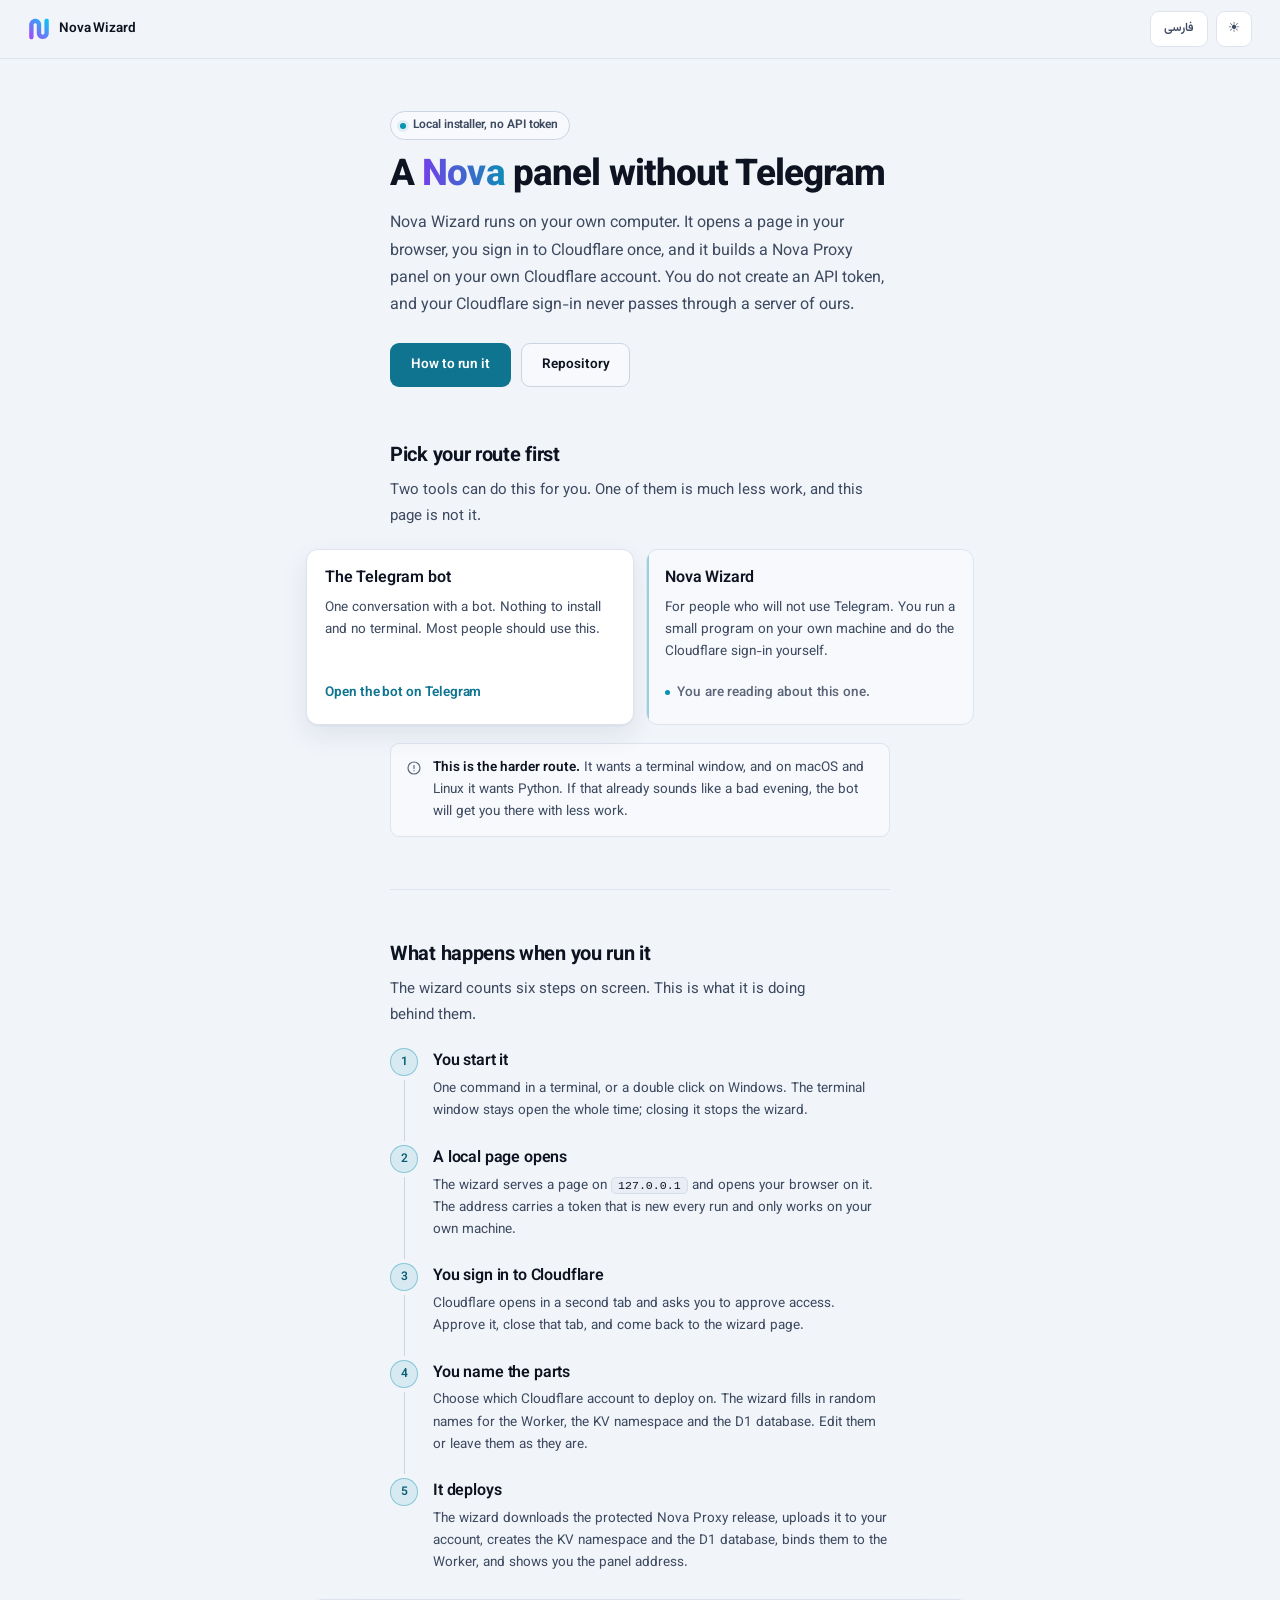
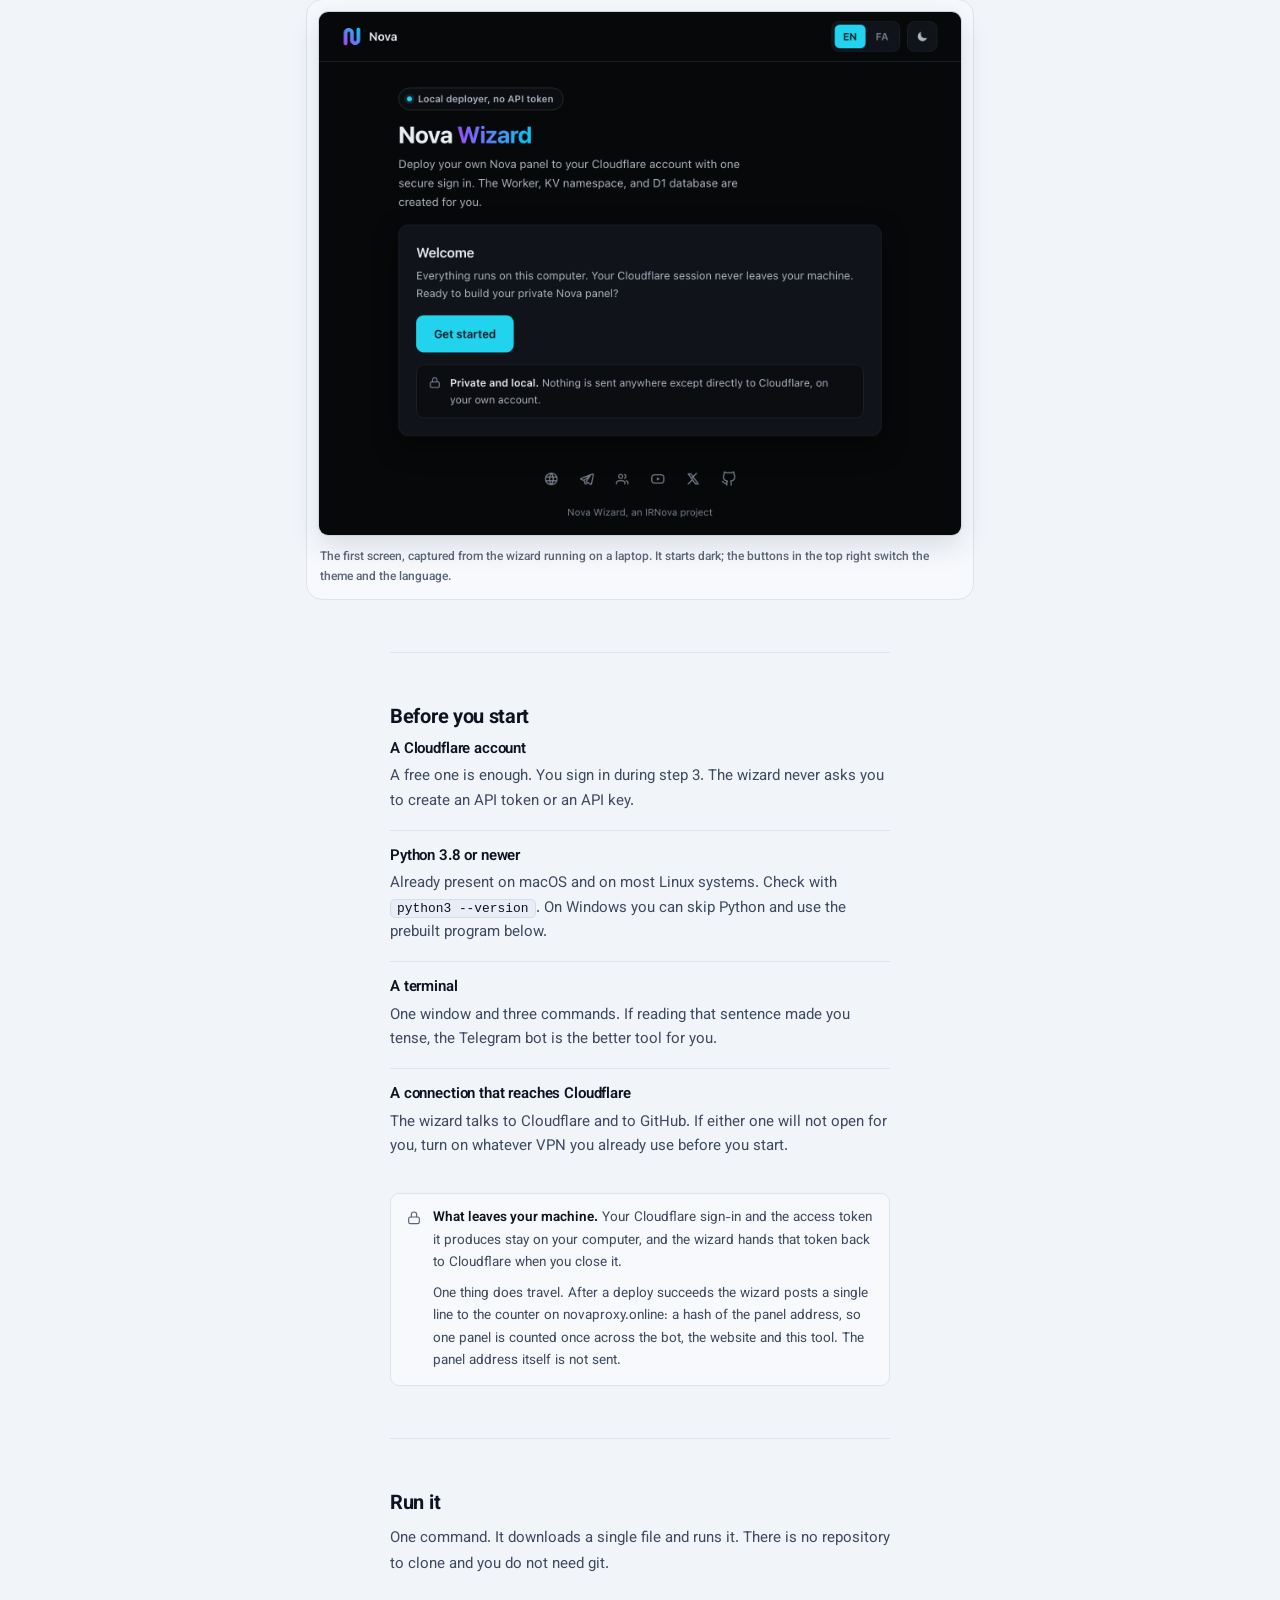
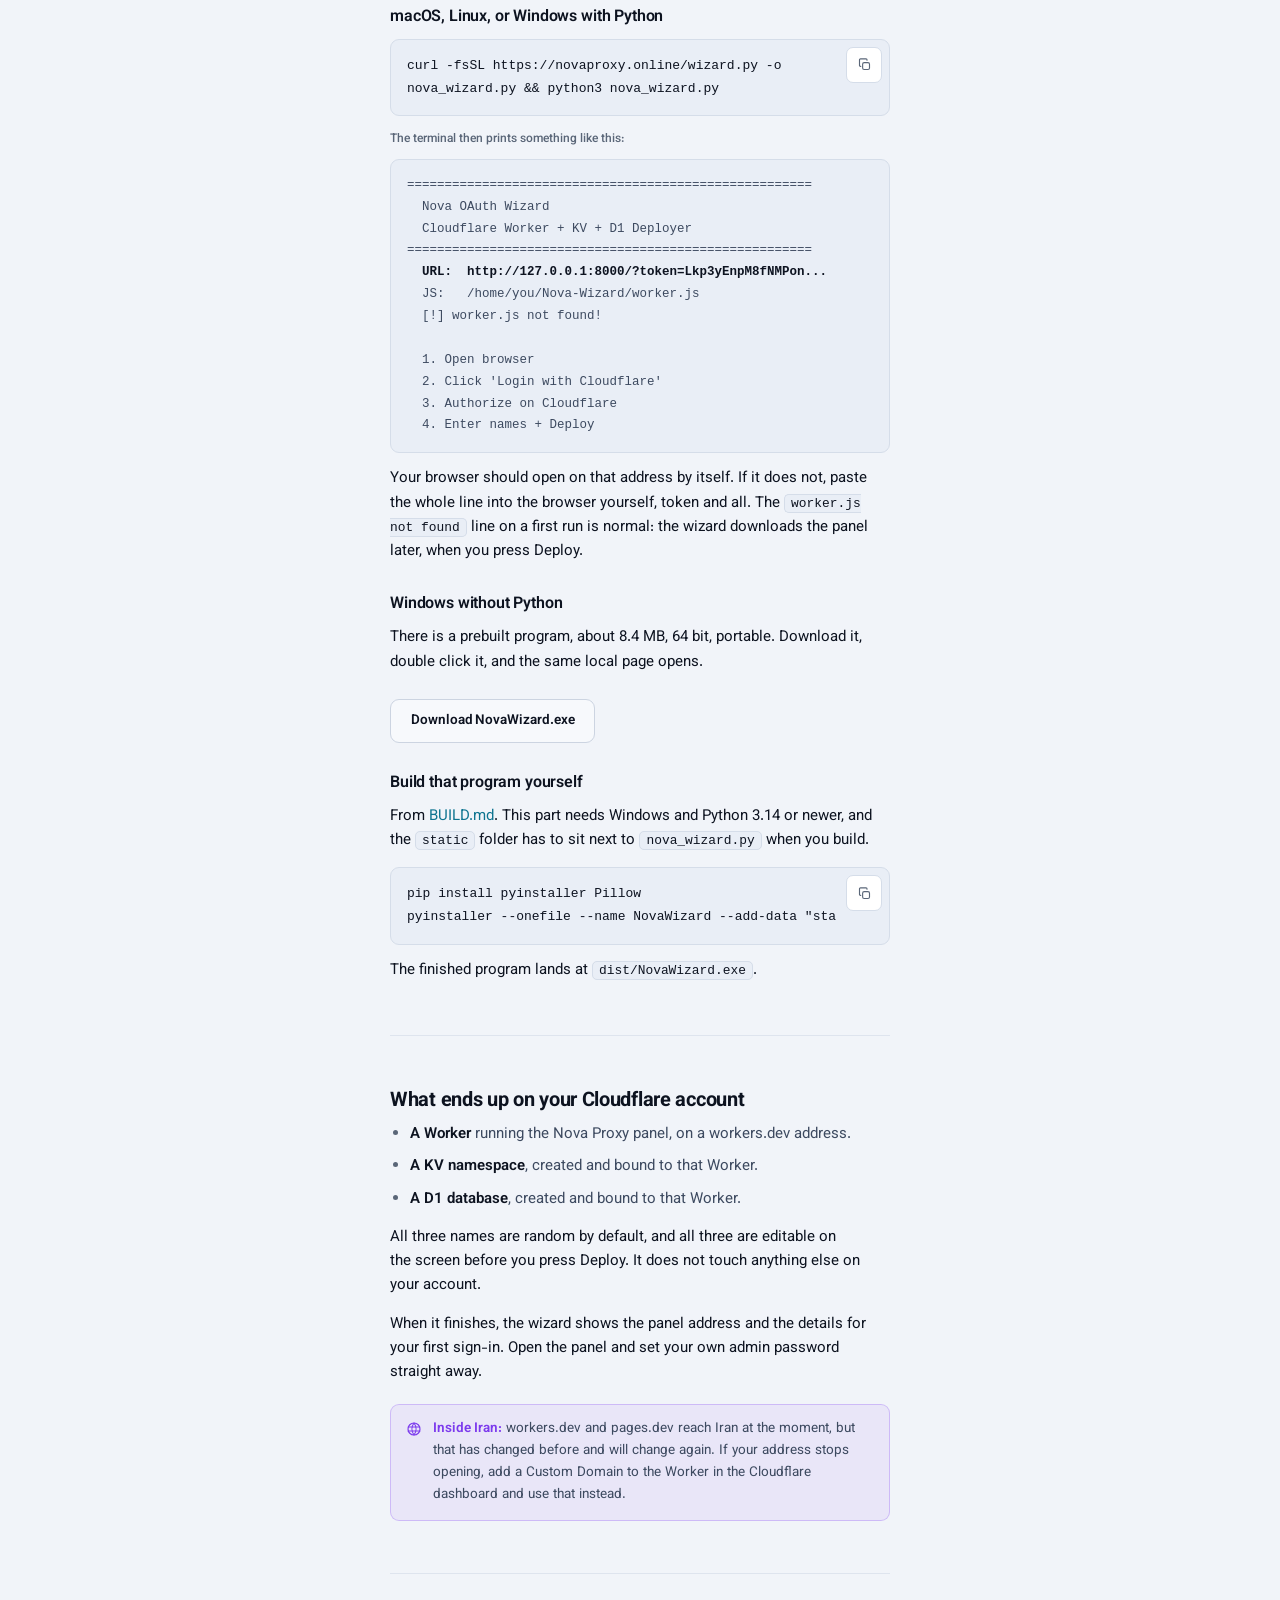
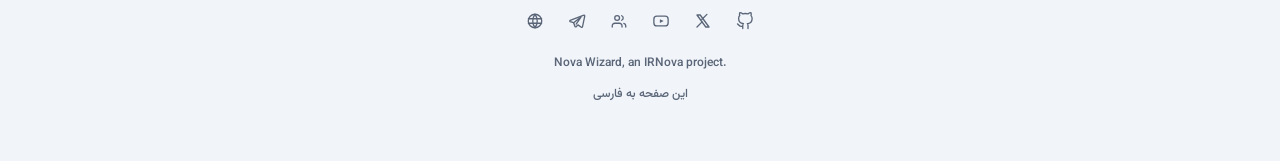
<file: docs/index.html>
<!DOCTYPE html>
<html lang="en" dir="ltr">
<head>
<meta charset="UTF-8" />
<meta name="viewport" content="width=device-width, initial-scale=1, viewport-fit=cover" />
<meta name="color-scheme" content="dark light" />
<meta name="theme-color" content="#070809" media="(prefers-color-scheme: dark)" />
<meta name="theme-color" content="#f1f4f9" media="(prefers-color-scheme: light)" />
<title>Nova Wizard</title>
<meta name="description" content="Nova Wizard builds a Nova Proxy panel on your own Cloudflare account, from your own computer. The route for people who will not use the Telegram bot." />
<link rel="icon" href="img/mark.svg" type="image/svg+xml" />
<link rel="alternate" hreflang="fa" href="fa/" />
<link rel="alternate" hreflang="en" href="./" />
<link rel="preload" href="fonts/Vazirmatn-latin.woff2" as="font" type="font/woff2" crossorigin />
<link rel="stylesheet" href="style.css" />
<script>
/* Stamp the theme before first paint: the saved choice, else the operating
   system. No script means dark, which is the wizard's own default. */
(function(){try{var t=localStorage.getItem('nova-theme');
if(!t)t=(window.matchMedia&&window.matchMedia('(prefers-color-scheme: light)').matches)?'light':'dark';
document.documentElement.setAttribute('data-theme',t);}catch(e){}})();
</script>
</head>
<body
  data-copied="Copied"
  data-copy-failed="Could not copy. Select the text instead."
  data-theme-to-light="Switch to the light theme"
  data-theme-to-dark="Switch to the dark theme">

<a class="skip" href="#main">Skip to content</a>

<div class="bar">
  <a class="logo" href="./">
    <svg viewBox="0 0 1254 1254" aria-hidden="true" focusable="false">
      <defs><linearGradient id="novaMark" x1="128.06" y1="1122.76" x2="1206.85" y2="43.97" gradientUnits="userSpaceOnUse"><stop offset=".04" stop-color="#9d4efb"/><stop offset="1" stop-color="#02cdf3"/></linearGradient></defs>
      <path fill="url(#novaMark)" d="M1185.57,149.23c0-43.84-27.55-82.6-66.19-100.7-40.83-19.13-87.98-16.85-126.82,6.19-33.3,19.76-56.22,55.99-56.25,95.68l-.38,653.25.09,39.98c.03,13.51-.33,26.37-3.82,39.13-8.12,29.65-30.52,53.04-56.69,62.39-32.53,11.62-65.87,5.5-91.07-15.75-20.65-17.42-33.28-42.64-33.32-70.11l-.35-245.85.07-231.05c.04-148.83-97.26-281.46-240.38-321.81-67.49-19.02-138.62-19.66-204.99,2.42l-13.66,4.55C159.84,114.72,68.42,239.99,68.41,381.43l-.06,712.76c0,68.93,56.48,123.39,124.03,124.15,65.31.73,125.56-52.18,125.64-120.57l.88-712.63c.07-54.62,49.94-96.23,103.56-88.53,43.56,6.25,78.96,43.23,79.08,88.34l1.24,493.92c.16,62.52,24.72,123.29,59.49,174.21,43.7,63.99,108.48,111.28,182.25,133.98,91.72,28.23,190.9,16.68,273.4-31.79,36.89-21.68,68.83-50.13,94.95-83.49l16.54-23.16c31.76-44.47,56.26-119.27,56.25-174.93l-.09-724.43Z"/>
    </svg>
    <span>Nova Wizard</span>
  </a>
  <div class="controls">
    <a class="pill" href="fa/" lang="fa" hreflang="fa">فارسی</a>
    <button type="button" class="theme" id="theme" aria-label="Switch the theme">☾</button>
  </div>
</div>

<main class="wrap" id="main">

  <div class="hero">
    <span class="eyebrow">Local installer, no API token</span>
    <h1>A <span class="grad">Nova</span> panel without Telegram</h1>
    <p>Nova Wizard runs on your own computer. It opens a page in your browser, you sign in to Cloudflare once, and it builds a Nova Proxy panel on your own Cloudflare account. You do not create an API token, and your Cloudflare sign-in never passes through a server of ours.</p>
    <div class="actions">
      <a class="btn" href="#run">How to run it</a>
      <a class="btn btn-ghost" href="https://github.com/IRNova/Nova-Wizard" target="_blank" rel="noopener noreferrer">Repository</a>
    </div>
  </div>

  <section id="routes">
    <h2>Pick your route first</h2>
    <p class="lead">Two tools can do this for you. One of them is much less work, and this page is not it.</p>
    <div class="fork">
      <div class="route">
        <h3>The Telegram bot</h3>
        <p>One conversation with a bot. Nothing to install and no terminal. Most people should use this.</p>
        <a class="go" href="https://t.me/IRNovaProxy_Bot?start=install" target="_blank" rel="noopener noreferrer">Open the bot on Telegram</a>
      </div>
      <div class="route here">
        <h3>Nova Wizard</h3>
        <p>For people who will not use Telegram. You run a small program on your own machine and do the Cloudflare sign-in yourself.</p>
        <span class="go">You are reading about this one.</span>
      </div>
    </div>
    <div class="note">
      <svg viewBox="0 0 24 24" fill="none" stroke="currentColor" stroke-width="1.75" stroke-linecap="round" stroke-linejoin="round" aria-hidden="true"><circle cx="12" cy="12" r="9"/><path d="M12 8.2v4.6"/><path d="M12 16h.01"/></svg>
      <div><b>This is the harder route.</b> It wants a terminal window, and on macOS and Linux it wants Python. If that already sounds like a bad evening, the bot will get you there with less work.</div>
    </div>
  </section>

  <section id="steps">
    <h2>What happens when you run it</h2>
    <p class="lead">The wizard counts six steps on screen. This is what it is doing behind them.</p>
    <ol class="rail">
      <li>
        <span class="num" aria-hidden="true">1</span>
        <div class="body">
          <h3>You start it</h3>
          <p>One command in a terminal, or a double click on Windows. The terminal window stays open the whole time; closing it stops the wizard.</p>
        </div>
      </li>
      <li>
        <span class="num" aria-hidden="true">2</span>
        <div class="body">
          <h3>A local page opens</h3>
          <p>The wizard serves a page on <code translate="no">127.0.0.1</code> and opens your browser on it. The address carries a token that is new every run and only works on your own machine.</p>
        </div>
      </li>
      <li>
        <span class="num" aria-hidden="true">3</span>
        <div class="body">
          <h3>You sign in to Cloudflare</h3>
          <p>Cloudflare opens in a second tab and asks you to approve access. Approve it, close that tab, and come back to the wizard page.</p>
        </div>
      </li>
      <li>
        <span class="num" aria-hidden="true">4</span>
        <div class="body">
          <h3>You name the parts</h3>
          <p>Choose which Cloudflare account to deploy on. The wizard fills in random names for the Worker, the KV namespace and the D1 database. Edit them or leave them as they are.</p>
        </div>
      </li>
      <li>
        <span class="num" aria-hidden="true">5</span>
        <div class="body">
          <h3>It deploys</h3>
          <p>The wizard downloads the protected Nova Proxy release, uploads it to your account, creates the KV namespace and the D1 database, binds them to the Worker, and shows you the panel address.</p>
        </div>
      </li>
    </ol>
    <figure>
      <img src="img/wizard-welcome-en.png" width="1520" height="1240" loading="lazy" decoding="async"
           alt="The Nova Wizard page in a browser. A Welcome card with a Get started button, and a note reading: Private and local. Nothing is sent anywhere except directly to Cloudflare, on your own account." />
      <figcaption>The first screen, captured from the wizard running on a laptop. It starts dark; the buttons in the top right switch the theme and the language.</figcaption>
    </figure>
  </section>

  <section id="before">
    <h2>Before you start</h2>
    <dl class="reqs">
      <div>
        <dt>A Cloudflare account</dt>
        <dd>A free one is enough. You sign in during step 3. The wizard never asks you to create an API token or an API key.</dd>
      </div>
      <div>
        <dt>Python 3.8 or newer</dt>
        <dd>Already present on macOS and on most Linux systems. Check with <code translate="no">python3 --version</code>. On Windows you can skip Python and use the prebuilt program below.</dd>
      </div>
      <div>
        <dt>A terminal</dt>
        <dd>One window and three commands. If reading that sentence made you tense, the Telegram bot is the better tool for you.</dd>
      </div>
      <div>
        <dt>A connection that reaches Cloudflare</dt>
        <dd>The wizard talks to Cloudflare and to GitHub. If either one will not open for you, turn on whatever VPN you already use before you start.</dd>
      </div>
    </dl>
    <div class="note">
      <svg viewBox="0 0 24 24" fill="none" stroke="currentColor" stroke-width="1.75" stroke-linecap="round" stroke-linejoin="round" aria-hidden="true"><rect x="4" y="10.5" width="16" height="10" rx="2.5"/><path d="M8 10.5V7a4 4 0 0 1 8 0v3.5"/></svg>
      <div>
        <p><b>What leaves your machine.</b> Your Cloudflare sign-in and the access token it produces stay on your computer, and the wizard hands that token back to Cloudflare when you close it.</p>
        <p>One thing does travel. After a deploy succeeds the wizard posts a single line to the counter on novaproxy.online: a hash of the panel address, so one panel is counted once across the bot, the website and this tool. The panel address itself is not sent.</p>
      </div>
    </div>
  </section>

  <section id="run">
    <h2>Run it</h2>
    <p class="lead">One command. It downloads a single file and runs it. There is no repository to clone and you do not need git.</p>

    <h3>macOS, Linux, or Windows with Python</h3>
    <div class="code">
      <pre translate="no" id="cmd-run"><code translate="no">curl -fsSL https://novaproxy.online/wizard.py -o nova_wizard.py && python3 nova_wizard.py</code></pre>
      <button type="button" class="copy" data-for="cmd-run" aria-label="Copy these commands">
        <svg viewBox="0 0 24 24" fill="none" stroke="currentColor" stroke-width="1.8" stroke-linecap="round" stroke-linejoin="round" aria-hidden="true"><rect x="9" y="9" width="11" height="11" rx="2.5"/><path d="M6 15H5.5A1.5 1.5 0 0 1 4 13.5v-9A1.5 1.5 0 0 1 5.5 3h9A1.5 1.5 0 0 1 16 4.5V5"/></svg>
      </button>
    </div>

    <p class="cap">The terminal then prints something like this:</p>
    <pre translate="no" class="term">======================================================
  Nova OAuth Wizard
  Cloudflare Worker + KV + D1 Deployer
======================================================
  <b>URL:  http://127.0.0.1:8000/?token=Lkp3yEnpM8fNMPon...</b>
  JS:   /home/you/Nova-Wizard/worker.js
  [!] worker.js not found!

  1. Open browser
  2. Click 'Login with Cloudflare'
  3. Authorize on Cloudflare
  4. Enter names + Deploy</pre>
    <p>Your browser should open on that address by itself. If it does not, paste the whole line into the browser yourself, token and all. The <code translate="no">worker.js not found</code> line on a first run is normal: the wizard downloads the panel later, when you press Deploy.</p>

    <h3>Windows without Python</h3>
    <p>There is a prebuilt program, about 8.4&nbsp;MB, 64&nbsp;bit, portable. Download it, double click it, and the same local page opens.</p>
    <p class="actions"><a class="btn btn-ghost" href="https://github.com/IRNova/Nova-Wizard/releases/download/V1.0.0/NovaWizard.exe">Download NovaWizard.exe</a></p>

    <h3>Build that program yourself</h3>
    <p>From <a href="https://github.com/IRNova/Nova-Wizard/blob/main/BUILD.md" target="_blank" rel="noopener noreferrer">BUILD.md</a>. This part needs Windows and Python 3.14 or newer, and the <code translate="no">static</code> folder has to sit next to <code translate="no">nova_wizard.py</code> when you build.</p>
    <div class="code">
      <pre translate="no" id="cmd-build"><code translate="no">pip install pyinstaller Pillow
pyinstaller --onefile --name NovaWizard --add-data "static;static" --icon app.ico nova_wizard.py</code></pre>
      <button type="button" class="copy" data-for="cmd-build" aria-label="Copy the build commands">
        <svg viewBox="0 0 24 24" fill="none" stroke="currentColor" stroke-width="1.8" stroke-linecap="round" stroke-linejoin="round" aria-hidden="true"><rect x="9" y="9" width="11" height="11" rx="2.5"/><path d="M6 15H5.5A1.5 1.5 0 0 1 4 13.5v-9A1.5 1.5 0 0 1 5.5 3h9A1.5 1.5 0 0 1 16 4.5V5"/></svg>
      </button>
    </div>
    <p>The finished program lands at <code translate="no">dist/NovaWizard.exe</code>.</p>
  </section>

  <section id="result">
    <h2>What ends up on your Cloudflare account</h2>
    <ul class="plain">
      <li><b>A Worker</b> running the Nova Proxy panel, on a workers.dev address.</li>
      <li><b>A KV namespace</b>, created and bound to that Worker.</li>
      <li><b>A D1 database</b>, created and bound to that Worker.</li>
    </ul>
    <p>All three names are random by default, and all three are editable on the screen before you press Deploy. It does not touch anything else on your account.</p>
    <p>When it finishes, the wizard shows the panel address and the details for your first sign-in. Open the panel and set your own admin password straight away.</p>
    <div class="note iran">
      <svg viewBox="0 0 24 24" fill="none" stroke="currentColor" stroke-width="1.75" stroke-linecap="round" stroke-linejoin="round" aria-hidden="true"><circle cx="12" cy="12" r="9"/><path d="M3.2 9h17.6M3.2 15h17.6"/><path d="M12 3a15 15 0 0 1 0 18 15 15 0 0 1 0-18z"/></svg>
      <div><b>Inside Iran:</b> workers.dev and pages.dev reach Iran at the moment, but that has changed before and will change again. If your address stops opening, add a Custom Domain to the Worker in the Cloudflare dashboard and use that instead.</div>
    </div>
  </section>

  <div class="foot">
    <div class="social">
      <a href="https://novaproxy.online/" target="_blank" rel="noopener noreferrer" title="Website" aria-label="Nova website">
        <svg viewBox="0 0 24 24" fill="none" stroke="currentColor" stroke-width="1.75" stroke-linecap="round" stroke-linejoin="round" aria-hidden="true"><circle cx="12" cy="12" r="9"/><path d="M3.2 9h17.6M3.2 15h17.6"/><path d="M12 3a15 15 0 0 1 0 18 15 15 0 0 1 0-18z"/></svg>
      </a>
      <a href="https://t.me/irnova" target="_blank" rel="noopener noreferrer" title="Telegram channel" aria-label="Telegram channel">
        <svg viewBox="0 0 24 24" fill="none" stroke="currentColor" stroke-width="1.75" stroke-linecap="round" stroke-linejoin="round" aria-hidden="true"><path d="M21.2 4.3 2.9 11.1c-.8.3-.8 1.4 0 1.7l4.6 1.5 1.8 5c.2.7 1.1.8 1.6.3l2.4-2.4 4.4 3.2c.6.4 1.4.1 1.6-.6l3-14.4c.1-.8-.6-1.4-1.1-1.1z"/><path d="m7.5 14.3 10-7.8-6.6 9.7"/></svg>
      </a>
      <a href="https://t.me/irnova_group" target="_blank" rel="noopener noreferrer" title="Telegram group" aria-label="Telegram group">
        <svg viewBox="0 0 24 24" fill="none" stroke="currentColor" stroke-width="1.75" stroke-linecap="round" stroke-linejoin="round" aria-hidden="true"><path d="M16 20v-1.6a3.4 3.4 0 0 0-3.4-3.4H6.4A3.4 3.4 0 0 0 3 18.4V20"/><circle cx="9.5" cy="8" r="3.2"/><path d="M21 20v-1.6a3.4 3.4 0 0 0-2.6-3.3"/><path d="M15.5 5a3.2 3.2 0 0 1 0 6"/></svg>
      </a>
      <a href="https://youtube.com/@novaproxyir" target="_blank" rel="noopener noreferrer" title="YouTube" aria-label="YouTube channel">
        <svg viewBox="0 0 24 24" fill="none" stroke="currentColor" stroke-width="1.75" stroke-linecap="round" stroke-linejoin="round" aria-hidden="true"><rect x="2.5" y="5.5" width="19" height="13" rx="4"/><polygon points="10.5 9.5 15.5 12 10.5 14.5" fill="currentColor" stroke="none"/></svg>
      </a>
      <a href="https://x.com/irNovaProxy" target="_blank" rel="noopener noreferrer" title="X" aria-label="X profile">
        <svg viewBox="0 0 24 24" fill="none" stroke="currentColor" stroke-width="1.75" stroke-linecap="round" stroke-linejoin="round" aria-hidden="true"><path d="M4 4l11.7 16H20L8.3 4z"/><path d="M4 20l6.8-6.8M17.2 3.2l-6.8 6.8"/></svg>
      </a>
      <a href="https://github.com/IRNova/Nova-Wizard" target="_blank" rel="noopener noreferrer" title="Nova Wizard on GitHub" aria-label="Nova Wizard on GitHub">
        <svg viewBox="0 0 24 24" fill="none" stroke="currentColor" stroke-width="1.75" stroke-linecap="round" stroke-linejoin="round" aria-hidden="true"><path d="M9 19c-5 1.5-5-2.5-7-3m14 6v-3.87a3.37 3.37 0 0 0-.94-2.61c3.14-.35 6.44-1.54 6.44-7A5.44 5.44 0 0 0 20 4.77 5.07 5.07 0 0 0 19.91 1S18.73.65 16 2.48a13.38 13.38 0 0 0-7 0C6.27.65 5.09 1 5.09 1A5.07 5.07 0 0 0 5 4.77a5.44 5.44 0 0 0-1.5 3.78c0 5.42 3.3 6.61 6.44 7A3.37 3.37 0 0 0 9 18.13V22"/></svg>
      </a>
    </div>
    <p class="foot-line">Nova Wizard, an <a href="https://github.com/IRNova" target="_blank" rel="noopener noreferrer">IRNova</a> project.</p>
    <p class="foot-line"><a href="fa/" lang="fa" hreflang="fa">این صفحه به فارسی</a></p>
  </div>

</main>
<div class="toast" id="toast" role="status" aria-live="polite"></div>
<script src="app.js" defer></script>
</body>
</html>
</file>
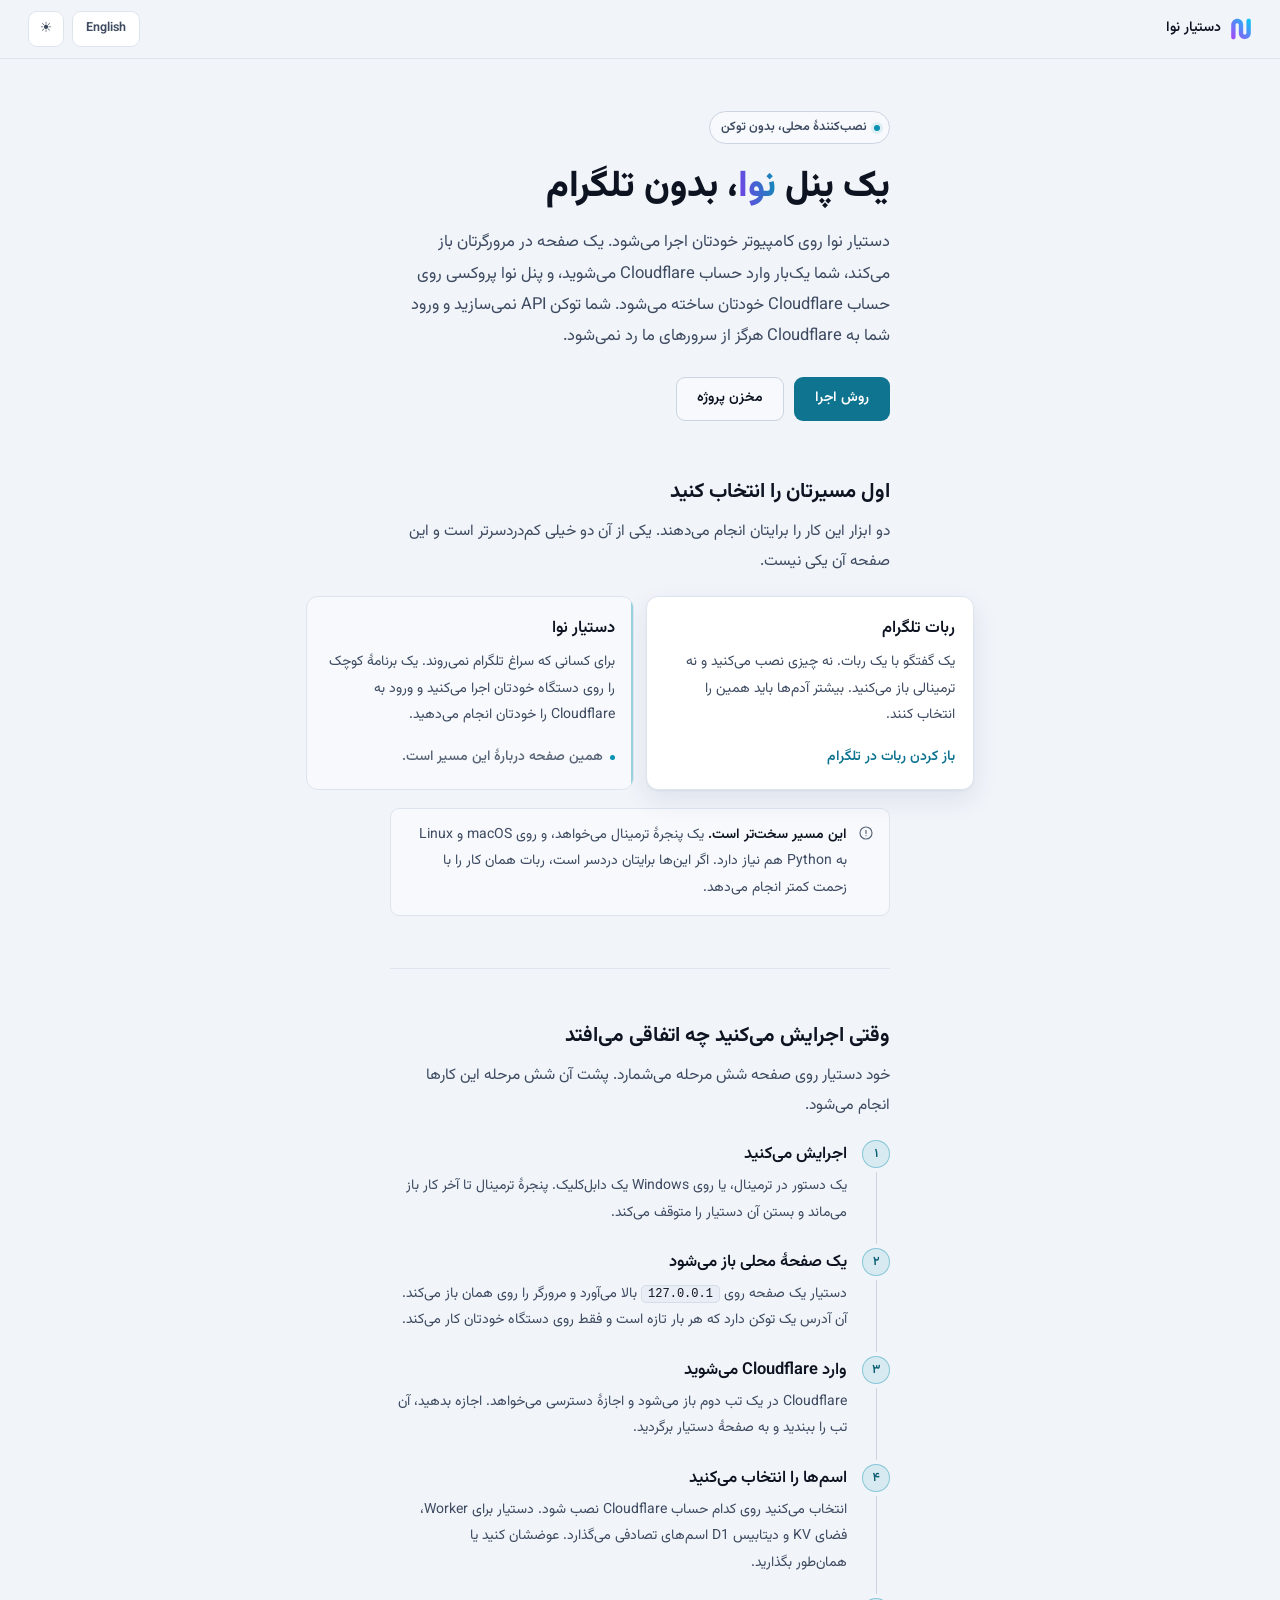
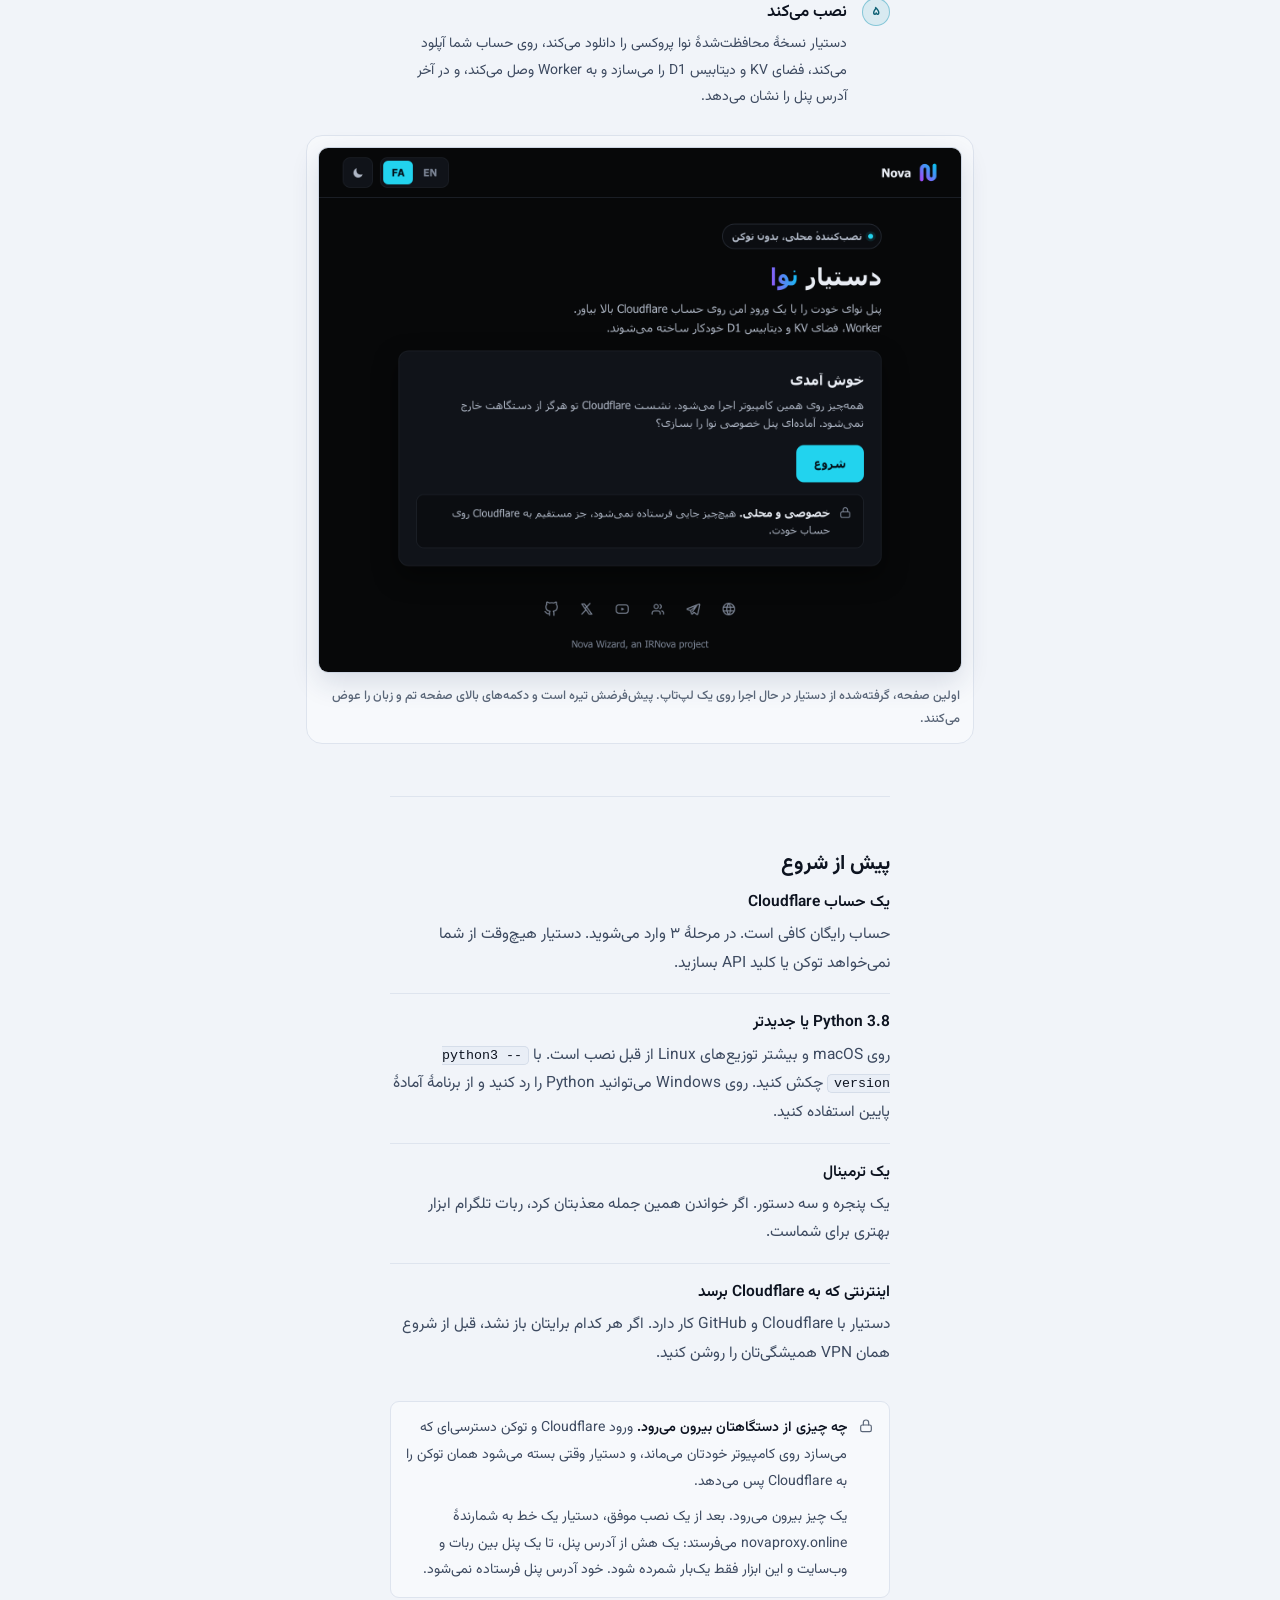
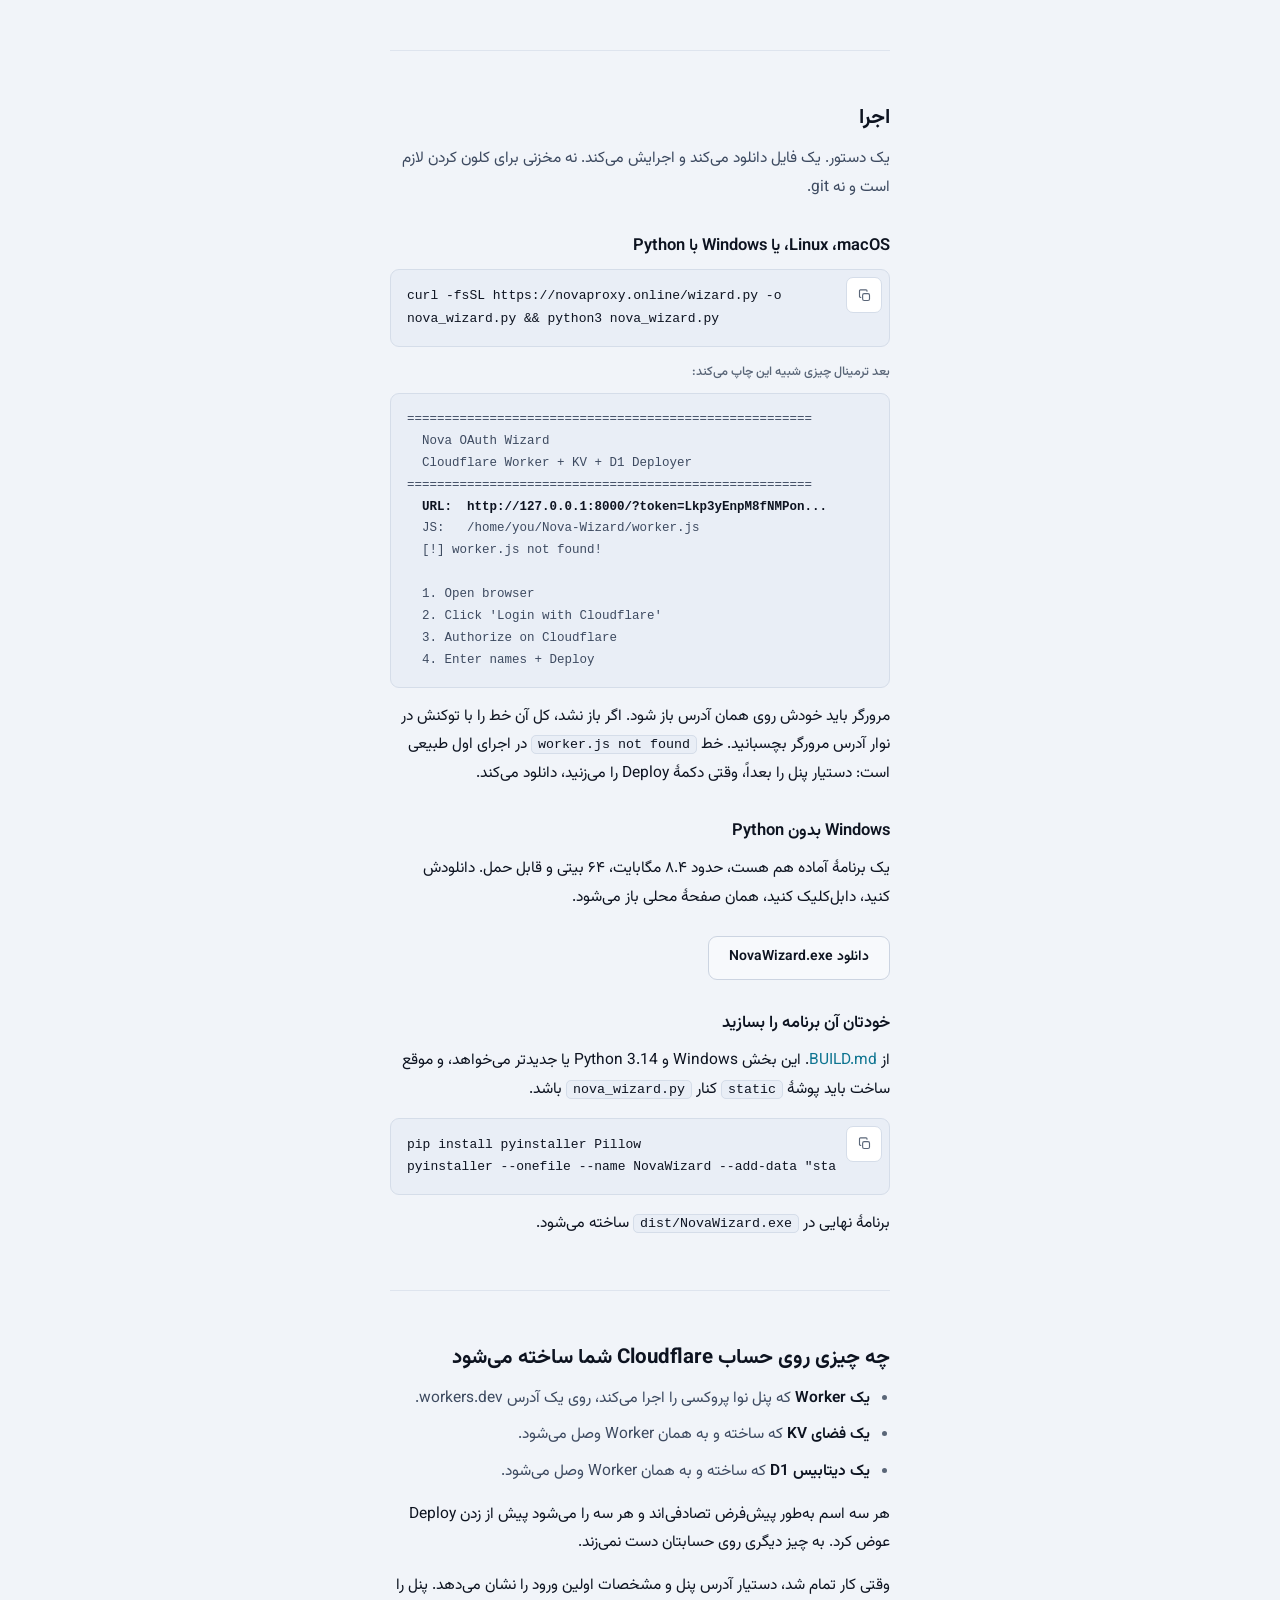
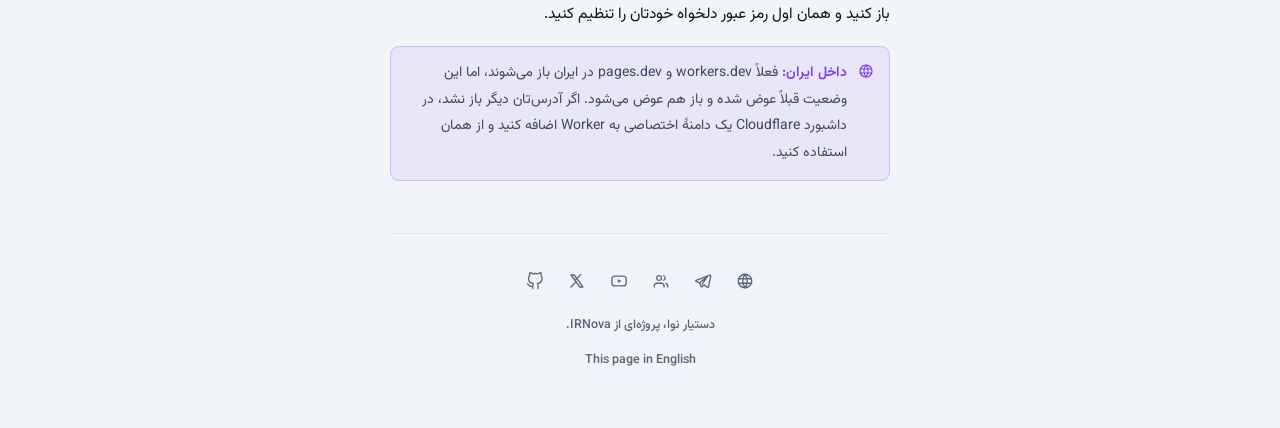
<file: docs/fa/index.html>
<!DOCTYPE html>
<html lang="fa" dir="rtl">
<head>
<meta charset="UTF-8" />
<meta name="viewport" content="width=device-width, initial-scale=1, viewport-fit=cover" />
<meta name="color-scheme" content="dark light" />
<meta name="theme-color" content="#070809" media="(prefers-color-scheme: dark)" />
<meta name="theme-color" content="#f1f4f9" media="(prefers-color-scheme: light)" />
<title>دستیار نوا</title>
<meta name="description" content="دستیار نوا پنل نوا پروکسی را روی حساب Cloudflare خودتان، از روی کامپیوتر خودتان نصب می‌کند. مسیر کسانی که سراغ ربات تلگرام نمی‌روند." />
<link rel="icon" href="../img/mark.svg" type="image/svg+xml" />
<link rel="alternate" hreflang="en" href="../" />
<link rel="alternate" hreflang="fa" href="./" />
<link rel="preload" href="../fonts/Vazirmatn-arabic.woff2" as="font" type="font/woff2" crossorigin />
<link rel="stylesheet" href="../style.css" />
<script>
/* تم را پیش از اولین رنگ‌آمیزی صفحه تعیین می‌کند: انتخاب ذخیره‌شده، وگرنه تم سیستم. */
(function(){try{var t=localStorage.getItem('nova-theme');
if(!t)t=(window.matchMedia&&window.matchMedia('(prefers-color-scheme: light)').matches)?'light':'dark';
document.documentElement.setAttribute('data-theme',t);}catch(e){}})();
</script>
</head>
<body
  data-copied="کپی شد"
  data-copy-failed="کپی نشد. متن را دستی انتخاب کنید."
  data-theme-to-light="رفتن به تم روشن"
  data-theme-to-dark="رفتن به تم تیره">

<a class="skip" href="#main">پرش به محتوا</a>

<div class="bar">
  <a class="logo" href="./">
    <svg viewBox="0 0 1254 1254" aria-hidden="true" focusable="false">
      <defs><linearGradient id="novaMark" x1="128.06" y1="1122.76" x2="1206.85" y2="43.97" gradientUnits="userSpaceOnUse"><stop offset=".04" stop-color="#9d4efb"/><stop offset="1" stop-color="#02cdf3"/></linearGradient></defs>
      <path fill="url(#novaMark)" d="M1185.57,149.23c0-43.84-27.55-82.6-66.19-100.7-40.83-19.13-87.98-16.85-126.82,6.19-33.3,19.76-56.22,55.99-56.25,95.68l-.38,653.25.09,39.98c.03,13.51-.33,26.37-3.82,39.13-8.12,29.65-30.52,53.04-56.69,62.39-32.53,11.62-65.87,5.5-91.07-15.75-20.65-17.42-33.28-42.64-33.32-70.11l-.35-245.85.07-231.05c.04-148.83-97.26-281.46-240.38-321.81-67.49-19.02-138.62-19.66-204.99,2.42l-13.66,4.55C159.84,114.72,68.42,239.99,68.41,381.43l-.06,712.76c0,68.93,56.48,123.39,124.03,124.15,65.31.73,125.56-52.18,125.64-120.57l.88-712.63c.07-54.62,49.94-96.23,103.56-88.53,43.56,6.25,78.96,43.23,79.08,88.34l1.24,493.92c.16,62.52,24.72,123.29,59.49,174.21,43.7,63.99,108.48,111.28,182.25,133.98,91.72,28.23,190.9,16.68,273.4-31.79,36.89-21.68,68.83-50.13,94.95-83.49l16.54-23.16c31.76-44.47,56.26-119.27,56.25-174.93l-.09-724.43Z"/>
    </svg>
    <span>دستیار نوا</span>
  </a>
  <div class="controls">
    <a class="pill" href="../" lang="en" hreflang="en">⁦English⁩</a>
    <button type="button" class="theme" id="theme" aria-label="تغییر تم">☾</button>
  </div>
</div>

<main class="wrap" id="main">

  <div class="hero">
    <span class="eyebrow">نصب‌کنندهٔ محلی، بدون توکن</span>
    <h1>یک پنل <span class="grad">نوا</span>، بدون تلگرام</h1>
    <p>دستیار نوا روی کامپیوتر خودتان اجرا می‌شود. یک صفحه در مرورگرتان باز می‌کند، شما یک‌بار وارد حساب ⁦Cloudflare⁩ می‌شوید، و پنل نوا پروکسی روی حساب ⁦Cloudflare⁩ خودتان ساخته می‌شود. شما توکن ⁦API⁩ نمی‌سازید و ورود شما به ⁦Cloudflare⁩ هرگز از سرورهای ما رد نمی‌شود.</p>
    <div class="actions">
      <a class="btn" href="#run">روش اجرا</a>
      <a class="btn btn-ghost" href="https://github.com/IRNova/Nova-Wizard" target="_blank" rel="noopener noreferrer">مخزن پروژه</a>
    </div>
  </div>

  <section id="routes">
    <h2>اول مسیرتان را انتخاب کنید</h2>
    <p class="lead">دو ابزار این کار را برایتان انجام می‌دهند. یکی از آن دو خیلی کم‌دردسرتر است و این صفحه آن یکی نیست.</p>
    <div class="fork">
      <div class="route">
        <h3>ربات تلگرام</h3>
        <p>یک گفتگو با یک ربات. نه چیزی نصب می‌کنید و نه ترمینالی باز می‌کنید. بیشتر آدم‌ها باید همین را انتخاب کنند.</p>
        <a class="go" href="https://t.me/IRNovaProxy_Bot?start=install" target="_blank" rel="noopener noreferrer">باز کردن ربات در تلگرام</a>
      </div>
      <div class="route here">
        <h3>دستیار نوا</h3>
        <p>برای کسانی که سراغ تلگرام نمی‌روند. یک برنامهٔ کوچک را روی دستگاه خودتان اجرا می‌کنید و ورود به ⁦Cloudflare⁩ را خودتان انجام می‌دهید.</p>
        <span class="go">همین صفحه دربارهٔ این مسیر است.</span>
      </div>
    </div>
    <div class="note">
      <svg viewBox="0 0 24 24" fill="none" stroke="currentColor" stroke-width="1.75" stroke-linecap="round" stroke-linejoin="round" aria-hidden="true"><circle cx="12" cy="12" r="9"/><path d="M12 8.2v4.6"/><path d="M12 16h.01"/></svg>
      <div><b>این مسیر سخت‌تر است.</b> یک پنجرهٔ ترمینال می‌خواهد، و روی ⁦macOS⁩ و ⁦Linux⁩ به ⁦Python⁩ هم نیاز دارد. اگر این‌ها برایتان دردسر است، ربات همان کار را با زحمت کمتر انجام می‌دهد.</div>
    </div>
  </section>

  <section id="steps">
    <h2>وقتی اجرایش می‌کنید چه اتفاقی می‌افتد</h2>
    <p class="lead">خود دستیار روی صفحه شش مرحله می‌شمارد. پشت آن شش مرحله این کارها انجام می‌شود.</p>
    <ol class="rail">
      <li>
        <span class="num" aria-hidden="true">۱</span>
        <div class="body">
          <h3>اجرایش می‌کنید</h3>
          <p>یک دستور در ترمینال، یا روی ⁦Windows⁩ یک دابل‌کلیک. پنجرهٔ ترمینال تا آخر کار باز می‌ماند و بستن آن دستیار را متوقف می‌کند.</p>
        </div>
      </li>
      <li>
        <span class="num" aria-hidden="true">۲</span>
        <div class="body">
          <h3>یک صفحهٔ محلی باز می‌شود</h3>
          <p>دستیار یک صفحه روی <code translate="no">⁦127.0.0.1⁩</code> بالا می‌آورد و مرورگر را روی همان باز می‌کند. آن آدرس یک توکن دارد که هر بار تازه است و فقط روی دستگاه خودتان کار می‌کند.</p>
        </div>
      </li>
      <li>
        <span class="num" aria-hidden="true">۳</span>
        <div class="body">
          <h3>وارد ⁦Cloudflare⁩ می‌شوید</h3>
          <p>⁦Cloudflare⁩ در یک تب دوم باز می‌شود و اجازهٔ دسترسی می‌خواهد. اجازه بدهید، آن تب را ببندید و به صفحهٔ دستیار برگردید.</p>
        </div>
      </li>
      <li>
        <span class="num" aria-hidden="true">۴</span>
        <div class="body">
          <h3>اسم‌ها را انتخاب می‌کنید</h3>
          <p>انتخاب می‌کنید روی کدام حساب ⁦Cloudflare⁩ نصب شود. دستیار برای ⁦Worker⁩، فضای ⁦KV⁩ و دیتابیس ⁦D1⁩ اسم‌های تصادفی می‌گذارد. عوضشان کنید یا همان‌طور بگذارید.</p>
        </div>
      </li>
      <li>
        <span class="num" aria-hidden="true">۵</span>
        <div class="body">
          <h3>نصب می‌کند</h3>
          <p>دستیار نسخهٔ محافظت‌شدهٔ نوا پروکسی را دانلود می‌کند، روی حساب شما آپلود می‌کند، فضای ⁦KV⁩ و دیتابیس ⁦D1⁩ را می‌سازد و به ⁦Worker⁩ وصل می‌کند، و در آخر آدرس پنل را نشان می‌دهد.</p>
        </div>
      </li>
    </ol>
    <figure>
      <img src="../img/wizard-welcome-fa.png" width="1520" height="1240" loading="lazy" decoding="async"
           alt="صفحهٔ دستیار نوا در مرورگر، به فارسی و راست‌چین. کارت «خوش آمدی» با دکمهٔ «شروع» و یادداشتی که می‌گوید همه‌چیز روی همین کامپیوتر اجرا می‌شود." />
      <figcaption>اولین صفحه، گرفته‌شده از دستیار در حال اجرا روی یک لپ‌تاپ. پیش‌فرضش تیره است و دکمه‌های بالای صفحه تم و زبان را عوض می‌کنند.</figcaption>
    </figure>
  </section>

  <section id="before">
    <h2>پیش از شروع</h2>
    <dl class="reqs">
      <div>
        <dt>یک حساب ⁦Cloudflare⁩</dt>
        <dd>حساب رایگان کافی است. در مرحلهٔ ۳ وارد می‌شوید. دستیار هیچ‌وقت از شما نمی‌خواهد توکن یا کلید ⁦API⁩ بسازید.</dd>
      </div>
      <div>
        <dt>⁦Python 3.8⁩ یا جدیدتر</dt>
        <dd>روی ⁦macOS⁩ و بیشتر توزیع‌های ⁦Linux⁩ از قبل نصب است. با <code translate="no">⁦python3 --version⁩</code> چکش کنید. روی ⁦Windows⁩ می‌توانید ⁦Python⁩ را رد کنید و از برنامهٔ آمادهٔ پایین استفاده کنید.</dd>
      </div>
      <div>
        <dt>یک ترمینال</dt>
        <dd>یک پنجره و سه دستور. اگر خواندن همین جمله معذبتان کرد، ربات تلگرام ابزار بهتری برای شماست.</dd>
      </div>
      <div>
        <dt>اینترنتی که به ⁦Cloudflare⁩ برسد</dt>
        <dd>دستیار با ⁦Cloudflare⁩ و ⁦GitHub⁩ کار دارد. اگر هر کدام برایتان باز نشد، قبل از شروع همان ⁦VPN⁩ همیشگی‌تان را روشن کنید.</dd>
      </div>
    </dl>
    <div class="note">
      <svg viewBox="0 0 24 24" fill="none" stroke="currentColor" stroke-width="1.75" stroke-linecap="round" stroke-linejoin="round" aria-hidden="true"><rect x="4" y="10.5" width="16" height="10" rx="2.5"/><path d="M8 10.5V7a4 4 0 0 1 8 0v3.5"/></svg>
      <div>
        <p><b>چه چیزی از دستگاهتان بیرون می‌رود.</b> ورود ⁦Cloudflare⁩ و توکن دسترسی‌ای که می‌سازد روی کامپیوتر خودتان می‌ماند، و دستیار وقتی بسته می‌شود همان توکن را به ⁦Cloudflare⁩ پس می‌دهد.</p>
        <p>یک چیز بیرون می‌رود. بعد از یک نصب موفق، دستیار یک خط به شمارندهٔ ⁦novaproxy.online⁩ می‌فرستد: یک هش از آدرس پنل، تا یک پنل بین ربات و وب‌سایت و این ابزار فقط یک‌بار شمرده شود. خود آدرس پنل فرستاده نمی‌شود.</p>
      </div>
    </div>
  </section>

  <section id="run">
    <h2>اجرا</h2>
    <p class="lead">یک دستور. یک فایل دانلود می‌کند و اجرایش می‌کند. نه مخزنی برای کلون کردن لازم است و نه ⁦git⁩.</p>

    <h3>⁦macOS⁩، ⁦Linux⁩، یا ⁦Windows⁩ با ⁦Python⁩</h3>
    <div class="code">
      <pre translate="no" id="cmd-run" dir="ltr"><code translate="no">curl -fsSL https://novaproxy.online/wizard.py -o nova_wizard.py && python3 nova_wizard.py</code></pre>
      <button type="button" class="copy" data-for="cmd-run" aria-label="کپی این دستورها">
        <svg viewBox="0 0 24 24" fill="none" stroke="currentColor" stroke-width="1.8" stroke-linecap="round" stroke-linejoin="round" aria-hidden="true"><rect x="9" y="9" width="11" height="11" rx="2.5"/><path d="M6 15H5.5A1.5 1.5 0 0 1 4 13.5v-9A1.5 1.5 0 0 1 5.5 3h9A1.5 1.5 0 0 1 16 4.5V5"/></svg>
      </button>
    </div>

    <p class="cap">بعد ترمینال چیزی شبیه این چاپ می‌کند:</p>
    <pre translate="no" class="term" dir="ltr">======================================================
  Nova OAuth Wizard
  Cloudflare Worker + KV + D1 Deployer
======================================================
  <b>URL:  http://127.0.0.1:8000/?token=Lkp3yEnpM8fNMPon...</b>
  JS:   /home/you/Nova-Wizard/worker.js
  [!] worker.js not found!

  1. Open browser
  2. Click 'Login with Cloudflare'
  3. Authorize on Cloudflare
  4. Enter names + Deploy</pre>
    <p>مرورگر باید خودش روی همان آدرس باز شود. اگر باز نشد، کل آن خط را با توکنش در نوار آدرس مرورگر بچسبانید. خط <code translate="no">⁦worker.js not found⁩</code> در اجرای اول طبیعی است: دستیار پنل را بعداً، وقتی دکمهٔ ⁦Deploy⁩ را می‌زنید، دانلود می‌کند.</p>

    <h3>⁦Windows⁩ بدون ⁦Python⁩</h3>
    <p>یک برنامهٔ آماده هم هست، حدود ۸.۴&nbsp;مگابایت، ۶۴&nbsp;بیتی و قابل حمل. دانلودش کنید، دابل‌کلیک کنید، همان صفحهٔ محلی باز می‌شود.</p>
    <p class="actions"><a class="btn btn-ghost" href="https://github.com/IRNova/Nova-Wizard/releases/download/V1.0.0/NovaWizard.exe">دانلود ⁦NovaWizard.exe⁩</a></p>

    <h3>خودتان آن برنامه را بسازید</h3>
    <p>از <a href="https://github.com/IRNova/Nova-Wizard/blob/main/BUILD.md" target="_blank" rel="noopener noreferrer">⁦BUILD.md⁩</a>. این بخش ⁦Windows⁩ و ⁦Python 3.14⁩ یا جدیدتر می‌خواهد، و موقع ساخت باید پوشهٔ <code translate="no">⁦static⁩</code> کنار <code translate="no">⁦nova_wizard.py⁩</code> باشد.</p>
    <div class="code">
      <pre translate="no" id="cmd-build" dir="ltr"><code translate="no">pip install pyinstaller Pillow
pyinstaller --onefile --name NovaWizard --add-data "static;static" --icon app.ico nova_wizard.py</code></pre>
      <button type="button" class="copy" data-for="cmd-build" aria-label="کپی دستورهای ساخت">
        <svg viewBox="0 0 24 24" fill="none" stroke="currentColor" stroke-width="1.8" stroke-linecap="round" stroke-linejoin="round" aria-hidden="true"><rect x="9" y="9" width="11" height="11" rx="2.5"/><path d="M6 15H5.5A1.5 1.5 0 0 1 4 13.5v-9A1.5 1.5 0 0 1 5.5 3h9A1.5 1.5 0 0 1 16 4.5V5"/></svg>
      </button>
    </div>
    <p>برنامهٔ نهایی در <code translate="no">⁦dist/NovaWizard.exe⁩</code> ساخته می‌شود.</p>
  </section>

  <section id="result">
    <h2>چه چیزی روی حساب ⁦Cloudflare⁩ شما ساخته می‌شود</h2>
    <ul class="plain">
      <li><b>یک ⁦Worker⁩</b> که پنل نوا پروکسی را اجرا می‌کند، روی یک آدرس ⁦workers.dev⁩.</li>
      <li><b>یک فضای ⁦KV⁩</b> که ساخته و به همان ⁦Worker⁩ وصل می‌شود.</li>
      <li><b>یک دیتابیس ⁦D1⁩</b> که ساخته و به همان ⁦Worker⁩ وصل می‌شود.</li>
    </ul>
    <p>هر سه اسم به‌طور پیش‌فرض تصادفی‌اند و هر سه را می‌شود پیش از زدن ⁦Deploy⁩ عوض کرد. به چیز دیگری روی حسابتان دست نمی‌زند.</p>
    <p>وقتی کار تمام شد، دستیار آدرس پنل و مشخصات اولین ورود را نشان می‌دهد. پنل را باز کنید و همان اول رمز عبور دلخواه خودتان را تنظیم کنید.</p>
    <div class="note iran">
      <svg viewBox="0 0 24 24" fill="none" stroke="currentColor" stroke-width="1.75" stroke-linecap="round" stroke-linejoin="round" aria-hidden="true"><circle cx="12" cy="12" r="9"/><path d="M3.2 9h17.6M3.2 15h17.6"/><path d="M12 3a15 15 0 0 1 0 18 15 15 0 0 1 0-18z"/></svg>
      <div><b>داخل ایران:</b> فعلاً ⁦workers.dev⁩ و ⁦pages.dev⁩ در ایران باز می‌شوند، اما این وضعیت قبلاً عوض شده و باز هم عوض می‌شود. اگر آدرس‌تان دیگر باز نشد، در داشبورد ⁦Cloudflare⁩ یک دامنهٔ اختصاصی به ⁦Worker⁩ اضافه کنید و از همان استفاده کنید.</div>
    </div>
  </section>

  <div class="foot">
    <div class="social">
      <a href="https://novaproxy.online/" target="_blank" rel="noopener noreferrer" title="وب‌سایت" aria-label="وب‌سایت نوا">
        <svg viewBox="0 0 24 24" fill="none" stroke="currentColor" stroke-width="1.75" stroke-linecap="round" stroke-linejoin="round" aria-hidden="true"><circle cx="12" cy="12" r="9"/><path d="M3.2 9h17.6M3.2 15h17.6"/><path d="M12 3a15 15 0 0 1 0 18 15 15 0 0 1 0-18z"/></svg>
      </a>
      <a href="https://t.me/irnova" target="_blank" rel="noopener noreferrer" title="کانال تلگرام" aria-label="کانال تلگرام">
        <svg viewBox="0 0 24 24" fill="none" stroke="currentColor" stroke-width="1.75" stroke-linecap="round" stroke-linejoin="round" aria-hidden="true"><path d="M21.2 4.3 2.9 11.1c-.8.3-.8 1.4 0 1.7l4.6 1.5 1.8 5c.2.7 1.1.8 1.6.3l2.4-2.4 4.4 3.2c.6.4 1.4.1 1.6-.6l3-14.4c.1-.8-.6-1.4-1.1-1.1z"/><path d="m7.5 14.3 10-7.8-6.6 9.7"/></svg>
      </a>
      <a href="https://t.me/irnova_group" target="_blank" rel="noopener noreferrer" title="گروه تلگرام" aria-label="گروه تلگرام">
        <svg viewBox="0 0 24 24" fill="none" stroke="currentColor" stroke-width="1.75" stroke-linecap="round" stroke-linejoin="round" aria-hidden="true"><path d="M16 20v-1.6a3.4 3.4 0 0 0-3.4-3.4H6.4A3.4 3.4 0 0 0 3 18.4V20"/><circle cx="9.5" cy="8" r="3.2"/><path d="M21 20v-1.6a3.4 3.4 0 0 0-2.6-3.3"/><path d="M15.5 5a3.2 3.2 0 0 1 0 6"/></svg>
      </a>
      <a href="https://youtube.com/@novaproxyir" target="_blank" rel="noopener noreferrer" title="یوتیوب" aria-label="کانال یوتیوب">
        <svg viewBox="0 0 24 24" fill="none" stroke="currentColor" stroke-width="1.75" stroke-linecap="round" stroke-linejoin="round" aria-hidden="true"><rect x="2.5" y="5.5" width="19" height="13" rx="4"/><polygon points="10.5 9.5 15.5 12 10.5 14.5" fill="currentColor" stroke="none"/></svg>
      </a>
      <a href="https://x.com/irNovaProxy" target="_blank" rel="noopener noreferrer" title="ایکس" aria-label="صفحهٔ ایکس">
        <svg viewBox="0 0 24 24" fill="none" stroke="currentColor" stroke-width="1.75" stroke-linecap="round" stroke-linejoin="round" aria-hidden="true"><path d="M4 4l11.7 16H20L8.3 4z"/><path d="M4 20l6.8-6.8M17.2 3.2l-6.8 6.8"/></svg>
      </a>
      <a href="https://github.com/IRNova/Nova-Wizard" target="_blank" rel="noopener noreferrer" title="دستیار نوا روی گیت‌هاب" aria-label="دستیار نوا روی گیت‌هاب">
        <svg viewBox="0 0 24 24" fill="none" stroke="currentColor" stroke-width="1.75" stroke-linecap="round" stroke-linejoin="round" aria-hidden="true"><path d="M9 19c-5 1.5-5-2.5-7-3m14 6v-3.87a3.37 3.37 0 0 0-.94-2.61c3.14-.35 6.44-1.54 6.44-7A5.44 5.44 0 0 0 20 4.77 5.07 5.07 0 0 0 19.91 1S18.73.65 16 2.48a13.38 13.38 0 0 0-7 0C6.27.65 5.09 1 5.09 1A5.07 5.07 0 0 0 5 4.77a5.44 5.44 0 0 0-1.5 3.78c0 5.42 3.3 6.61 6.44 7A3.37 3.37 0 0 0 9 18.13V22"/></svg>
      </a>
    </div>
    <p class="foot-line">دستیار نوا، پروژه‌ای از <a href="https://github.com/IRNova" target="_blank" rel="noopener noreferrer">⁦IRNova⁩</a>.</p>
    <p class="foot-line"><a href="../" lang="en" hreflang="en">⁦This page in English⁩</a></p>
  </div>

</main>
<div class="toast" id="toast" role="status" aria-live="polite"></div>
<script src="../app.js" defer></script>
</body>
</html>
</file>
<file: docs/style.css>
/* Hallmark, macrostructure: Narrative Workflow, tone: utilitarian, anchor hue: cyan
 * Nova Wizard project page. Tokens are lifted verbatim from the wizard's own
 * static/index.html so the page and the tool read as one product. Self-contained:
 * no CDN, no remote images, no network at all. The typeface is Vazirmatn,
 * self-hosted below from the same subset files the Nova panel ships.
 * House rule from the panel: the brand gradient is for the Nova mark only.
 * Actions are solid accent, never gradient.
 */

/* ---- typeface ----
 * Vazirmatn, variable, 400 to 800 in one file per script. Paths are relative
 * to THIS stylesheet, so both /index.html and /fa/index.html resolve them to
 * docs/fonts/ without either page needing its own copy of the rule.
 * The unicode-range split means an English reader never downloads the 46 KB
 * Arabic file, and a Farsi reader downloads the Latin one only when the page
 * actually shows Latin (it does: Cloudflare, Python, the commands).
 */
@font-face{font-family:'Vazirmatn';src:url('fonts/Vazirmatn-arabic.woff2') format('woff2');font-weight:400 800;font-style:normal;font-display:swap;unicode-range:U+0600-06FF,U+0750-077F,U+08A0-08FF,U+FB50-FDFF,U+FE70-FEFF}
@font-face{font-family:'Vazirmatn';src:url('fonts/Vazirmatn-latin.woff2') format('woff2');font-weight:400 800;font-style:normal;font-display:swap;unicode-range:U+0000-00FF}
@font-face{font-family:'Vazirmatn';src:url('fonts/Vazirmatn-latin-ext.woff2') format('woff2');font-weight:400 800;font-style:normal;font-display:swap;unicode-range:U+0100-024F}

/* ---- tokens: dark is the base, exactly as the wizard ships it ---- */
:root{
  color-scheme:dark;
  --bg:#070809; --panel:#0c0e12; --card:#101319; --card2:#0b0d11; --field:#0b0d11;
  --bd:#1c2027; --bd2:#262b34;
  --tx:#e9edf4; --tx2:#aeb6c4; --mu:#7b8494;
  --ac:#22d3ee; --ac2:#a855f7; --ok:#34d399; --dg:#f87171; --wn:#f5b042;
  --ac-fill:#22d3ee; --ac-fill-h:#3fdcf3; --ac-ink:#04121a; --link:#22d3ee;
  --ac-soft:rgba(34,211,238,.12); --ac-line:rgba(34,211,238,.34); --ac-deep:#22d3ee;
  --v-soft:rgba(168,85,247,.10);  --v-line:rgba(168,85,247,.32); --v-ink:#bd8af8;
  --ok-soft:rgba(52,211,153,.10); --ok-line:rgba(52,211,153,.30);
  --dg-soft:rgba(248,113,113,.10);--dg-line:rgba(248,113,113,.32);
  --ring:rgba(34,211,238,.35);
  /* the focus ring is a non-text UI component: it needs 3:1 against the
     surface it sits on, which --ac does not reach on the light paper. */
  --focus:#22d3ee;
  --shadow:0 1px 0 rgba(255,255,255,.02),0 12px 30px rgba(0,0,0,.45);
  --nav:rgba(7,8,9,.82);
  --mark:linear-gradient(80deg,#9d4efb 0%,#02cdf3 100%);
  --radius:12px; --r-sm:9px; --r-lg:16px; --sp:14px;
  /* Code sits ON the page, not in a card, so it is pitched one notch away
     from the page rather than borrowing a card surface. */
  --code-bg:#0c0f14; --code-bd:#1f242c; --inline-bg:#11151b;
  --img-shadow:0 10px 30px rgba(0,0,0,.45);

  --font:'Vazirmatn',system-ui,-apple-system,'Segoe UI',Roboto,'Helvetica Neue',Arial,sans-serif;
  --font-fa:'Vazirmatn','Segoe UI',Tahoma,system-ui,Arial,sans-serif;
  --font-mono:ui-monospace,SFMono-Regular,'SF Mono',Menlo,Consolas,'Liberation Mono',monospace;
  --ease:cubic-bezier(.23,1,.32,1);

  /* ---- type scale ----
   * Five text sizes, not ten. Hierarchy is carried by weight and colour as
   * much as by size, which is the point of a 400-to-800 variable face.
   * 12 meta / 13.5 support / 15 body / 16 heading / 20 section / display.
   */
  --t-meta:12px; --t-sm:13.5px; --t-body:15px; --t-h3:16px; --t-h2:20px;
  --t-h1:clamp(1.85rem,5.4vw,2.3rem);
  --t-code:13px; --t-term:12.5px;

  /* Latin line heights and tracking. The Farsi root below replaces every one
     of these, so no RTL text ever inherits a value chosen for Latin. */
  --lh-body:1.62; --lh-sm:1.65; --lh-lead:1.7;
  --lh-h1:1.14; --lh-h2:1.3; --lh-h3:1.36; --lh-code:1.75;
  --ls-h1:-.024em; --ls-h2:-.015em; --ls-h3:-.01em; --ls-ui:-.005em;

  /* ---- geometry ----
   * The column is the measure. At 15px Vazirmatn a 500px content width runs
   * about 75 characters, which is where a runbook stays comfortable. Two
   * things genuinely need more room than that and step out of it by --bleed
   * on a wide screen: the route fork, which has to hold two cards side by
   * side to read as a fork at all, and the screenshot. Code blocks stay in
   * the column and scroll, so that every caption and heading still lines up
   * with the block it belongs to.
   */
  --col:548px; --gutter:clamp(16px,5vw,24px);
  --gap-sec:clamp(34px,6vw,52px);
  --bleed:84px;
}
/* ---- Farsi ----
 * Vazirmatn is a Persian typeface first. Persian words carry more detail per
 * em than Latin (dots, hooks, the joined baseline), so the script wants a
 * fraction more size, noticeably more leading, and no negative tracking at
 * all: tightening a joined script pulls letters into each other.
 */
html[lang='fa']{
  --t-meta:12.5px; --t-sm:14px; --t-body:15.5px; --t-h3:16.5px; --t-h2:20.5px;
  --lh-body:1.85; --lh-sm:1.9; --lh-lead:1.9;
  --lh-h1:1.5; --lh-h2:1.55; --lh-h3:1.62;
  --ls-h1:normal; --ls-h2:normal; --ls-h3:normal; --ls-ui:normal;
}
/* The light set is written once. The inline script in each page stamps
   data-theme on <html> from the saved choice, or from the operating system
   when there is no saved choice. With scripting off the page stays dark,
   which is the wizard's own default. */
:root[data-theme='light']{
  color-scheme:light;
  /* The paper is a shade deeper than it was, so white cards read as raised
     instead of dissolving, and the borders are a step stronger so structure
     survives on a bright screen. */
  --bg:#f1f4f9; --panel:#ffffff; --card:#ffffff; --card2:#f7f9fc; --field:#f7f9fc;
  --bd:#dee4ee; --bd2:#ccd4e1;
  --tx:#0d1320; --tx2:#3d4a60; --mu:#5a6678;
  --ac:#0891b2; --ac2:#7c3aed; --ok:#047857; --dg:#b91c1c; --wn:#b45309;
  --ac-fill:#0e7490; --ac-fill-h:#0b6274; --ac-ink:#ffffff; --link:#0e7490;
  --ac-soft:rgba(8,145,178,.10); --ac-line:rgba(8,145,178,.40); --ac-deep:#0b5f73;
  --v-soft:rgba(124,58,237,.07);  --v-line:rgba(124,58,237,.26); --v-ink:#7c3aed;
  --ok-soft:rgba(4,120,87,.08);   --ok-line:rgba(4,120,87,.26);
  --dg-soft:rgba(185,28,28,.07);  --dg-line:rgba(185,28,28,.26);
  --ring:rgba(8,145,178,.28);
  --focus:#0b5f73;
  --shadow:0 1px 2px rgba(20,40,80,.05),0 10px 26px rgba(30,50,95,.09);
  --nav:rgba(241,244,249,.86);
  --mark:linear-gradient(80deg,#7c3aed 0%,#0891b2 100%);
  --code-bg:#e9eef6; --code-bd:#d5dde9; --inline-bg:#e9eef6;
  --img-shadow:0 10px 28px rgba(30,50,95,.14);
}

*{box-sizing:border-box;-webkit-tap-highlight-color:transparent}
html,body{margin:0;padding:0;overflow-x:clip}
body{
  background:var(--bg);color:var(--tx);font-family:var(--font);
  font-size:var(--t-body);line-height:var(--lh-body);min-height:100vh;
  font-optical-sizing:auto;
  -webkit-font-smoothing:antialiased;text-rendering:optimizeLegibility;
}
html[lang='fa'] body{font-family:var(--font-fa)}
a,button{touch-action:manipulation}
a{color:var(--link);text-decoration:none}
a:hover{text-decoration:underline}
:focus-visible{outline:2px solid var(--focus);outline-offset:2px;border-radius:4px}
button{font:inherit;color:inherit}
img{max-width:100%}
p{text-wrap:pretty}
/* A long host name or path inside a sentence must not push the page sideways
   on a 390px screen. Commands live in .term and .code, which scroll instead. */
p,dd,li,.note div,figcaption{overflow-wrap:break-word}

.skip{
  position:absolute;inset-inline-start:-9999px;top:8px;z-index:60;
  background:var(--card);border:1px solid var(--bd2);border-radius:var(--r-sm);
  padding:9px 14px;font-size:var(--t-sm);font-weight:600;color:var(--tx);
}
.skip:focus{inset-inline-start:12px;text-decoration:none}

/* ---- top bar, same geometry as the wizard ---- */
.bar{
  position:sticky;top:0;z-index:20;display:flex;align-items:center;
  justify-content:space-between;gap:14px;
  padding:11px clamp(16px,5vw,28px);
  padding-inline-start:max(clamp(16px,5vw,28px),env(safe-area-inset-left));
  padding-inline-end:max(clamp(16px,5vw,28px),env(safe-area-inset-right));
  background:var(--nav);backdrop-filter:blur(14px);-webkit-backdrop-filter:blur(14px);
  border-bottom:1px solid var(--bd);
}
.logo{
  display:flex;align-items:center;gap:9px;min-height:26px;
  font-size:var(--t-sm);font-weight:600;letter-spacing:var(--ls-h3);color:var(--tx);
}
.logo:hover{text-decoration:none}
.logo svg{width:22px;height:22px;display:block;flex:0 0 auto}
.controls{display:inline-flex;align-items:center;gap:8px}
.pill{
  display:inline-flex;align-items:center;justify-content:center;height:36px;padding:0 13px;
  border-radius:var(--r-sm);border:1px solid var(--bd);background:var(--card);
  color:var(--tx2);font-size:var(--t-meta);font-weight:600;letter-spacing:var(--ls-ui);
  transition:color .13s var(--ease),border-color .13s var(--ease);
}
.pill:hover{color:var(--tx);border-color:var(--bd2);text-decoration:none}
.theme{
  display:inline-flex;align-items:center;justify-content:center;width:36px;height:36px;
  border-radius:var(--r-sm);border:1px solid var(--bd);background:var(--card);
  color:var(--tx2);cursor:pointer;font-size:14px;line-height:1;
  transition:color .13s var(--ease),border-color .13s var(--ease);
}
.theme:hover{color:var(--tx);border-color:var(--bd2)}
.theme:active{transform:scale(.96)}

/* ---- page column ---- */
.wrap{
  max-width:var(--col);margin:0 auto;
  padding:clamp(30px,6vw,52px) var(--gutter) calc(56px + env(safe-area-inset-bottom));
  padding-inline-start:max(var(--gutter),env(safe-area-inset-left));
  padding-inline-end:max(var(--gutter),env(safe-area-inset-right));
}
section{margin-top:var(--gap-sec);scroll-margin-top:74px}
section>h2{
  font-size:var(--t-h2);font-weight:700;letter-spacing:var(--ls-h2);
  line-height:var(--lh-h2);margin:0 0 9px;
  padding-top:var(--gap-sec);border-top:1px solid var(--bd);
}
section:first-of-type>h2{border-top:0;padding-top:0}
section>h3{
  font-size:var(--t-h3);font-weight:600;letter-spacing:var(--ls-h3);
  line-height:var(--lh-h3);margin:30px 0 10px;color:var(--tx);
}
.lead{color:var(--tx2);margin:0 0 20px;line-height:var(--lh-lead)}
p{margin:0 0 14px}
p:last-child{margin-bottom:0}

/* ---- opening ---- */
.hero{padding-bottom:4px}
.eyebrow{
  display:inline-flex;align-items:center;gap:7px;
  font-size:var(--t-meta);font-weight:600;color:var(--tx2);letter-spacing:var(--ls-ui);
  padding:4px 11px 4px 9px;border-radius:999px;
  border:1px solid var(--bd2);background:var(--card2);
}
.eyebrow::before{
  content:'';width:6px;height:6px;border-radius:50%;background:var(--ac);
  box-shadow:0 0 0 3px var(--ac-soft);flex:0 0 auto;
}
[dir='rtl'] .eyebrow{padding:4px 9px 4px 11px}
h1{
  font-size:var(--t-h1);font-weight:800;letter-spacing:var(--ls-h1);
  line-height:var(--lh-h1);margin:16px 0 12px;text-wrap:balance;
  overflow-wrap:anywhere;min-width:0;
}
.grad{background:var(--mark);-webkit-background-clip:text;background-clip:text;color:transparent}
.hero p{color:var(--tx2);margin:0;font-size:var(--t-h3);line-height:var(--lh-lead)}

.actions{display:flex;flex-wrap:wrap;gap:10px;margin-top:24px}
.btn{
  display:inline-flex;align-items:center;justify-content:center;gap:8px;
  height:44px;padding:0 20px;border-radius:var(--r-sm);
  font-size:var(--t-sm);font-weight:600;letter-spacing:var(--ls-ui);
  background:var(--ac-fill);color:var(--ac-ink);border:1px solid transparent;
  cursor:pointer;white-space:nowrap;
  transition:background .13s var(--ease),transform .13s var(--ease),border-color .13s var(--ease),color .13s var(--ease);
}
.btn:hover{background:var(--ac-fill-h);text-decoration:none}
.btn:active{transform:scale(.985)}
.btn-ghost{background:var(--card2);border-color:var(--bd2);color:var(--tx)}
.btn-ghost:hover{background:var(--card2);border-color:var(--mu);color:var(--tx)}

/* ---- the fork: two routes, and only one of them is a door ----
 * The copy says most people should take the bot. So the bot card is the one
 * that is raised and has a link in it; the card you are already standing in
 * is recessed and marked, not decorated. A tint on the current card would
 * pull the eye to the route the page itself says is the harder one.
 */
.fork{display:grid;grid-template-columns:repeat(auto-fit,minmax(min(100%,230px),1fr));gap:12px}
.route{
  display:flex;flex-direction:column;
  background:var(--card);border:1px solid var(--bd);border-radius:var(--radius);
  box-shadow:var(--shadow);padding:18px;
}
.route h3{
  font-size:var(--t-h3);font-weight:600;letter-spacing:var(--ls-h3);
  line-height:var(--lh-h3);margin:0 0 7px;
}
.route p{color:var(--tx2);font-size:var(--t-sm);line-height:var(--lh-sm);margin:0 0 16px}
.route .go{
  margin-top:auto;align-self:flex-start;
  display:inline-flex;align-items:center;min-height:26px;
  font-size:var(--t-sm);font-weight:600;letter-spacing:var(--ls-ui);
}
.route.here{
  background:var(--card2);border-color:var(--bd);box-shadow:none;
  position:relative;overflow:hidden;
}
.route.here::before{
  content:'';position:absolute;inset-block:0;inset-inline-start:0;width:2px;
  background:var(--ac-line);
}
.route.here .go{color:var(--mu);font-weight:500;gap:7px}
.route.here .go::before{
  content:'';width:5px;height:5px;border-radius:50%;background:var(--ac);flex:0 0 auto;
}

/* ---- notes, same voice as the wizard ---- */
.note{
  display:flex;gap:11px;align-items:flex-start;
  padding:13px 15px;margin-top:18px;border-radius:var(--r-sm);
  font-size:var(--t-sm);line-height:var(--lh-sm);
  border:1px solid var(--bd);background:var(--card2);color:var(--tx2);
}
.note svg{width:16px;height:16px;flex:0 0 auto;margin-top:3px;color:var(--mu)}
.note b{color:var(--tx);font-weight:600}
.note p{margin:0 0 9px}
.note p:last-child{margin-bottom:0}
.note.iran{background:var(--v-soft);border-color:var(--v-line)}
.note.iran svg{color:var(--v-ink)}
.note.iran b{color:var(--v-ink)}

/* ---- the stage rail: the wizard's own step chips, laid out vertically ---- */
.rail{list-style:none;margin:0;padding:0}
.rail li{position:relative;display:flex;gap:15px;padding-bottom:22px}
.rail li:last-child{padding-bottom:0}
.rail li::before{
  content:'';position:absolute;top:32px;bottom:4px;width:1px;background:var(--bd2);
  inset-inline-start:13.5px;
}
.rail li:last-child::before{display:none}
.num{
  position:relative;z-index:1;flex:0 0 auto;
  width:28px;height:28px;border-radius:50%;margin-top:0;
  display:flex;align-items:center;justify-content:center;
  font-size:var(--t-meta);font-weight:600;line-height:1;
  font-variant-numeric:tabular-nums;font-feature-settings:'tnum' 1;
  letter-spacing:var(--ls-ui);
  background:var(--ac-soft);border:1px solid var(--ac-line);color:var(--ac-deep);
}
.rail h3{
  font-size:var(--t-h3);font-weight:600;margin:0 0 5px;
  letter-spacing:var(--ls-h3);line-height:var(--lh-h3);
}
.rail p{color:var(--tx2);font-size:var(--t-sm);line-height:var(--lh-sm);margin:0}
.rail .body{min-width:0;padding-top:3px}
html[lang='fa'] .rail .body{padding-top:1px}

/* ---- requirement rows ---- */
.reqs{margin:0;padding:0}
.reqs div{
  display:grid;grid-template-columns:minmax(0,1fr);gap:5px;
  padding:16px 0;border-top:1px solid var(--bd);
}
.reqs div:first-child{border-top:0;padding-top:0}
.reqs dt{font-weight:600;font-size:var(--t-body);color:var(--tx);line-height:var(--lh-h3);letter-spacing:var(--ls-h3)}
.reqs dd{margin:0;color:var(--tx2);font-size:var(--t-body);line-height:var(--lh-body)}

/* ---- code ----
 * The bordered surface is .code and the scrolling box is the <pre> inside it,
 * inset far enough that a long command scrolls BESIDE the copy button instead
 * of underneath it. Padding on a scrolling box does not reserve space at its
 * visible right edge, so the reservation has to live one level out.
 */
.code{
  position:relative;margin:0 0 14px;
  background:var(--code-bg);border:1px solid var(--code-bd);border-radius:var(--r-sm);
  padding:15px 16px;padding-right:52px;
}
.code pre{
  margin:0;padding:0;overflow-x:auto;overscroll-behavior-x:contain;
  background:none;border:0;
  font-family:var(--font-mono);font-size:var(--t-code);line-height:var(--lh-code);color:var(--tx);
  direction:ltr;text-align:left;
}
.code pre code{font:inherit;color:inherit;background:none;border:0;padding:0}

/* The one command someone actually types WRAPS instead of scrolling.
 *
 * It is 89 characters, which measured 700px in a 430px box, so scrolling it
 * meant a reader could land mid-URL and not see where their own command began.
 * A shell line broken across visual lines is still one line when copied, so
 * wrapping costs nothing and showing the whole thing is the point. The terminal
 * transcript and the build commands keep scrolling: those are output and
 * reference, not something to read start to finish. */
#cmd-run{white-space:pre-wrap;overflow-wrap:anywhere;overflow-x:visible}
.copy{
  /* the code itself is always LTR, so the button is pinned to the physical
     right on both the English and the Farsi page. */
  position:absolute;top:7px;right:7px;
  width:36px;height:36px;display:inline-flex;align-items:center;justify-content:center;
  border-radius:7px;border:1px solid var(--code-bd);background:var(--card);
  color:var(--mu);cursor:pointer;
  transition:color .13s var(--ease),border-color .13s var(--ease);
}
.copy:hover{color:var(--tx);border-color:var(--mu)}
.copy:active{transform:scale(.94)}
.copy svg{width:15px;height:15px;pointer-events:none}
.copy[data-done='1']{color:var(--ok);border-color:var(--ok-line)}
.cap{font-size:var(--t-meta);font-weight:500;color:var(--mu);margin:0 0 9px}
code{
  /* Deliberately not link-coloured: on this page teal text means "this is a
     link you can follow", and `python3 --version` is not one. */
  font-family:var(--font-mono);font-size:.86em;
  background:var(--inline-bg);border:1px solid var(--code-bd);border-radius:5px;
  padding:1px 6px;color:var(--tx);unicode-bidi:isolate;
}
a code{color:inherit}
[dir='rtl'] :is(a,code,strong,kbd){unicode-bidi:isolate}

/* ---- transcript: real terminal output, no fake window chrome ---- */
.term{
  margin:0 0 14px;overflow-x:auto;overscroll-behavior-x:contain;
  background:var(--code-bg);border:1px solid var(--code-bd);border-radius:var(--r-sm);
  padding:15px 16px;font-family:var(--font-mono);font-size:var(--t-term);
  line-height:var(--lh-code);color:var(--tx2);direction:ltr;text-align:left;
}
.term b{color:var(--tx);font-weight:600}

/* A command that runs off the edge should say so. macOS hides overlay
   scrollbars until you scroll, so these two get a real one, and only when
   there is genuinely something to scroll to. */
.code pre,.term{scrollbar-width:thin;scrollbar-color:var(--bd2) transparent}
.code pre::-webkit-scrollbar,.term::-webkit-scrollbar{height:9px}
.code pre::-webkit-scrollbar-track,.term::-webkit-scrollbar-track{background:transparent}
.code pre::-webkit-scrollbar-thumb,.term::-webkit-scrollbar-thumb{
  background:var(--bd2);border-radius:99px;border:3px solid transparent;background-clip:content-box;
}
.code pre:hover::-webkit-scrollbar-thumb,.term:hover::-webkit-scrollbar-thumb{background:var(--mu);background-clip:content-box}

/* ---- screenshot ----
 * A thin mat and a real shadow, so it reads as a captured window sitting on
 * the page rather than a PNG pasted into a box.
 */
figure{
  margin:24px 0 0;padding:clamp(7px,1.6vw,11px);
  background:var(--card2);border:1px solid var(--bd);border-radius:var(--r-lg);
}
figure img{
  display:block;width:100%;height:auto;
  border:1px solid var(--bd2);border-radius:10px;box-shadow:var(--img-shadow);
}
figcaption{
  font-size:var(--t-meta);font-weight:500;color:var(--mu);
  margin-top:12px;line-height:var(--lh-sm);padding-inline:2px;
}

/* ---- lists ---- */
.plain{margin:0 0 14px;padding-inline-start:20px;color:var(--tx2)}
.plain li{margin-bottom:8px}
.plain li:last-child{margin-bottom:0}
.plain b{color:var(--tx);font-weight:600}
.plain::marker,.plain li::marker{color:var(--mu)}

/* ---- footer ---- */
.foot{margin-top:var(--gap-sec);padding-top:28px;border-top:1px solid var(--bd);text-align:center}
.social{display:flex;justify-content:center;gap:4px;flex-wrap:wrap;margin-bottom:14px}
.social a{
  display:inline-flex;align-items:center;justify-content:center;width:38px;height:38px;
  border-radius:var(--r-sm);color:var(--mu);
  transition:color .13s var(--ease),background .13s var(--ease);
}
.social a:hover{color:var(--tx);background:var(--card2);text-decoration:none}
.social svg{width:18px;height:18px}
.foot-line{font-size:var(--t-meta);font-weight:500;color:var(--mu);margin:0}
.foot-line+.foot-line{margin-top:12px}
.foot-line a{color:var(--mu)}
.foot-line a:hover{color:var(--tx)}

/* ---- toast, same as the wizard ---- */
.toast{
  position:fixed;bottom:calc(22px + env(safe-area-inset-bottom));left:50%;transform:translateX(-50%);
  background:var(--tx);color:var(--bg);padding:8px 18px;border-radius:var(--r-sm);
  font-size:var(--t-meta);font-weight:600;opacity:0;transition:opacity .25s var(--ease);
  pointer-events:none;z-index:50;
}
.toast.show{opacity:1}

/* The breakout is fluid, not a breakpoint: each side takes whatever margin
   the viewport is actually leaving beside the column, up to --bleed, and
   nothing when there is none. A fixed threshold left the two route cards
   stacked on an 800px screen that had room for both. The 24px subtracted is
   headroom for a classic scrollbar, which 100vw counts and the layout does not.
*/
.fork,figure{
  --step:clamp(0px,(100vw - var(--col)) / 2 - 24px,var(--bleed));
  margin-inline:calc(var(--step) * -1);
}

@media (max-width:560px){
  .route{padding:16px}
  .btn{width:100%}
  .code pre,.term{font-size:12.5px}
  .rail li{gap:13px}
}
@media (prefers-reduced-motion:reduce){
  *{transition-duration:.01ms !important;animation-duration:.01ms !important}
  .btn:active,.copy:active,.theme:active{transform:none}
}
</file>
